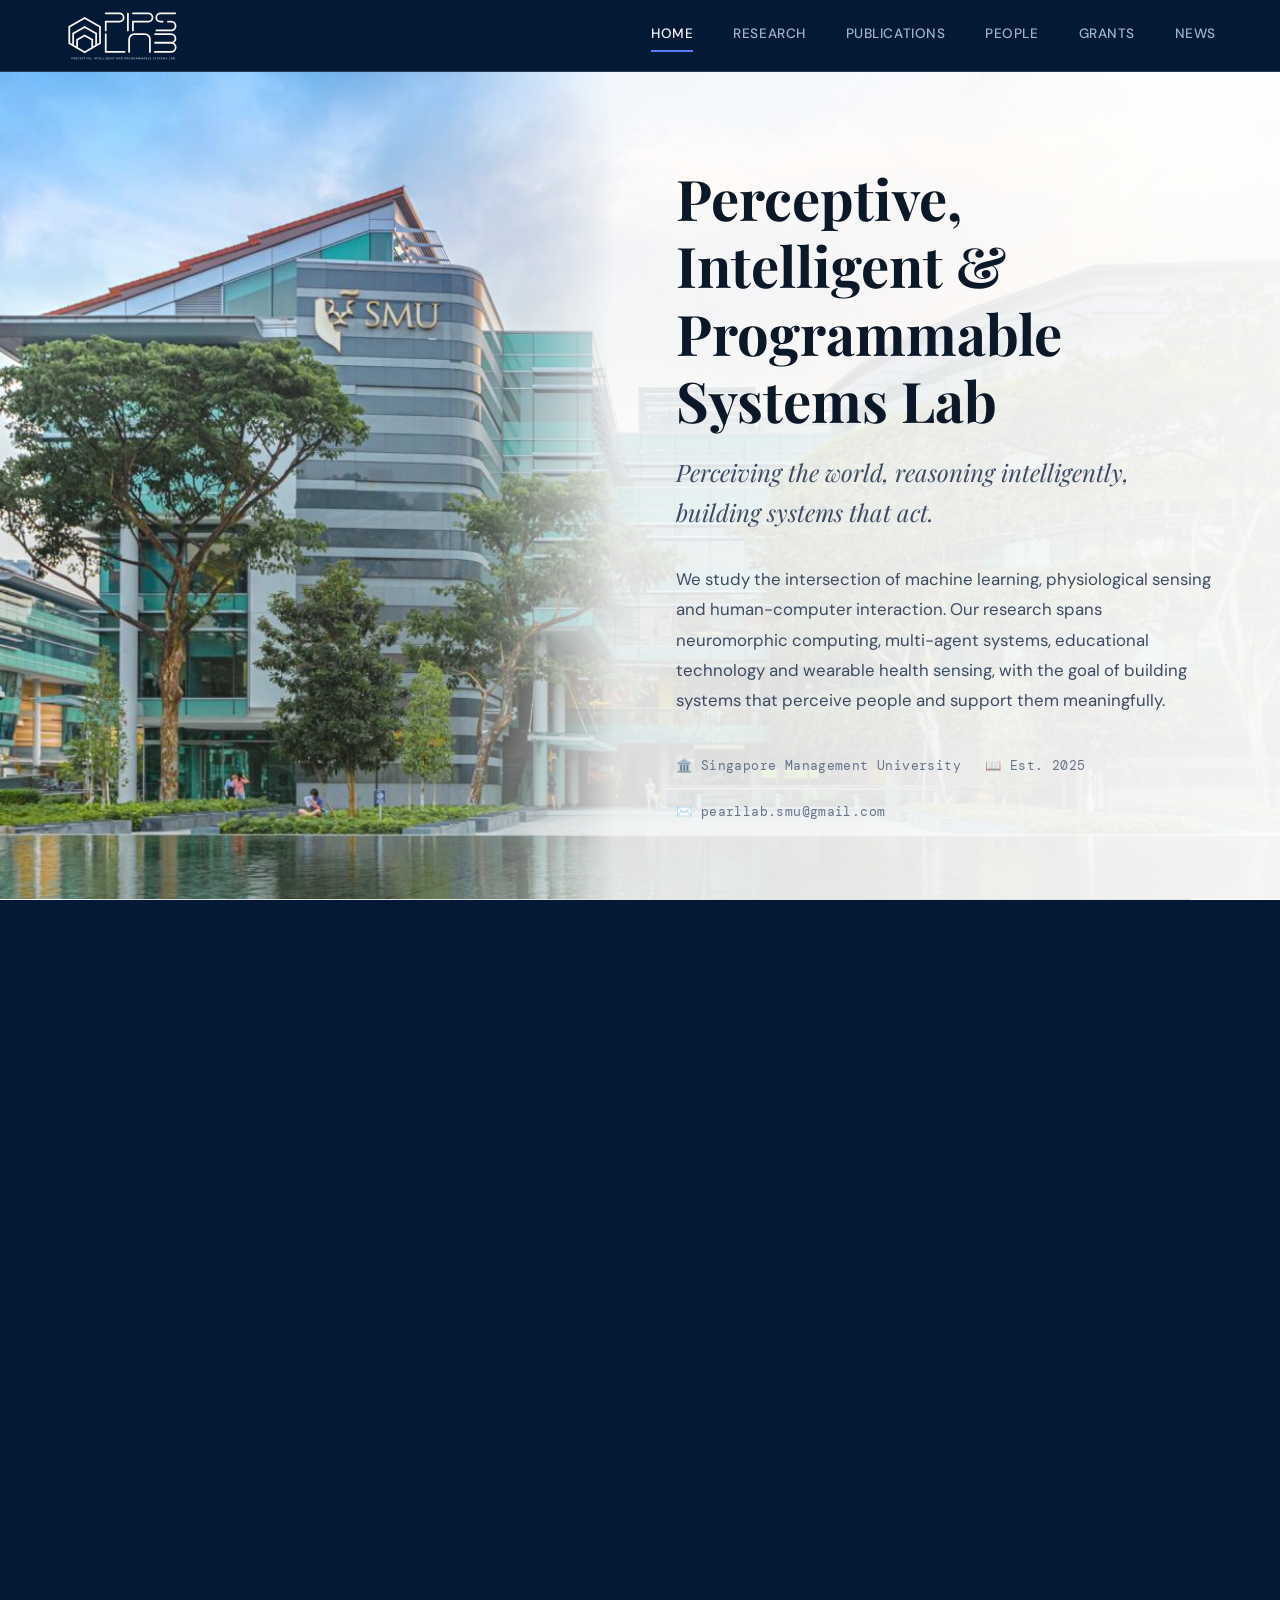
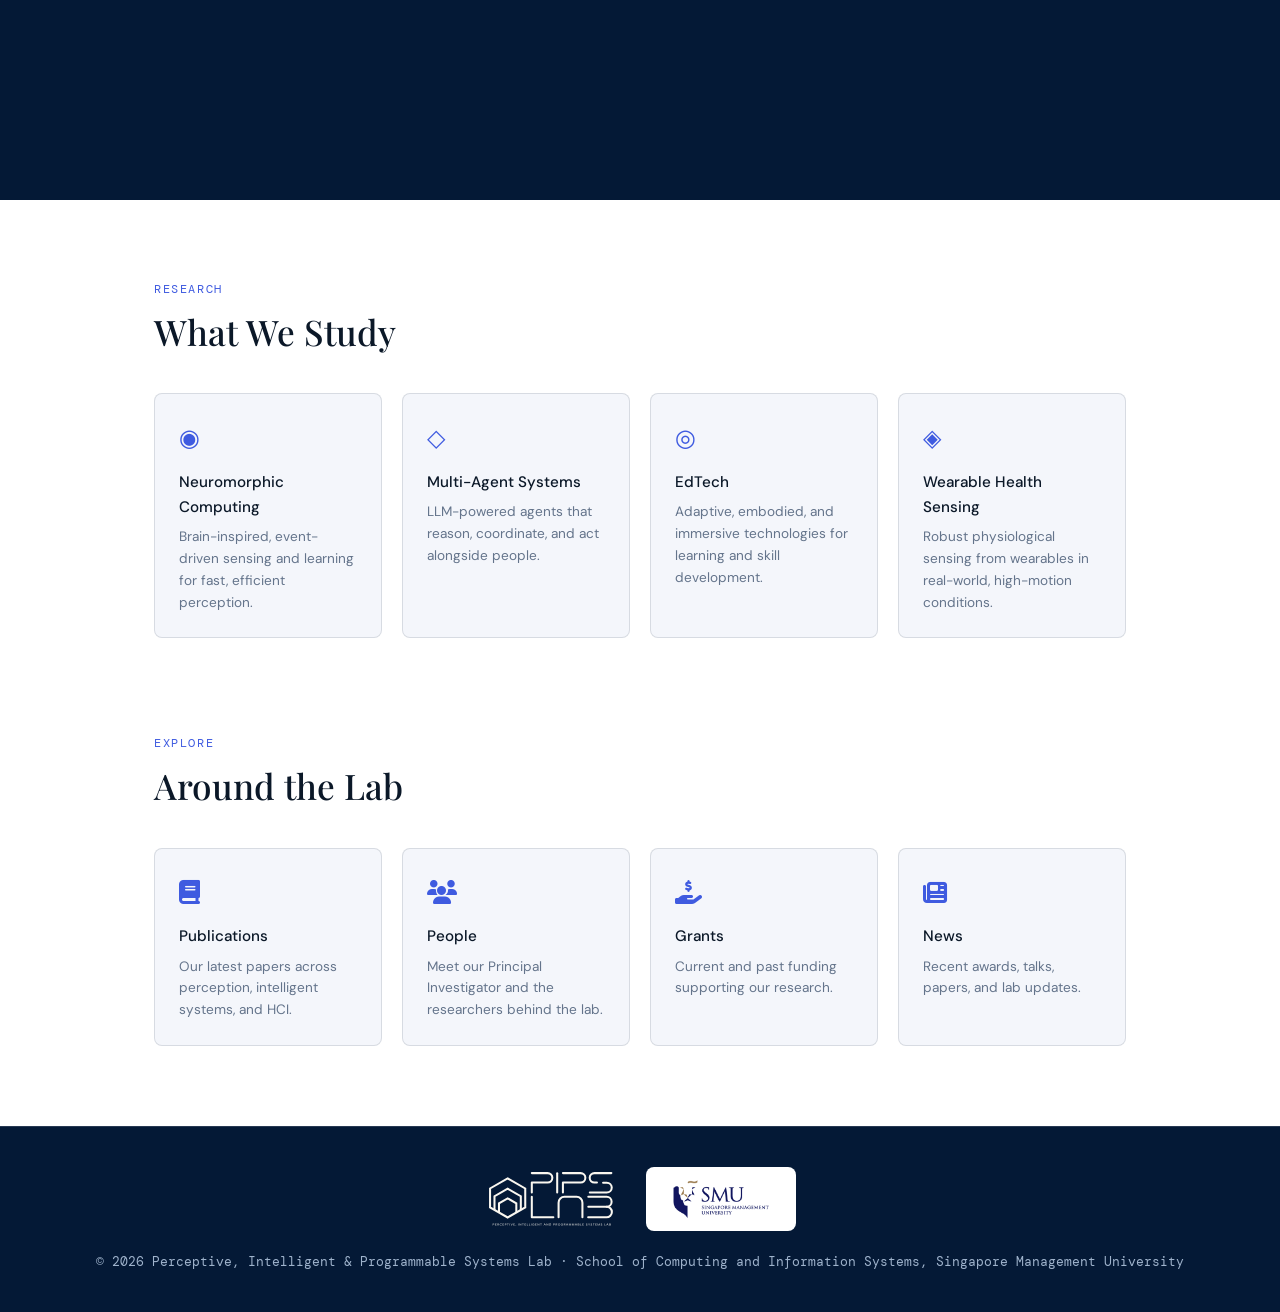
<file: index.html>
<!DOCTYPE html>
<html lang="en">

<head>
  <meta charset="UTF-8" />
  <meta name="viewport" content="width=device-width, initial-scale=1.0" />
  <title>PIPS Lab</title>
  <link rel="icon" href="/images/logos2/favicon/favicon.ico" sizes="48x48">
  <link rel="icon" type="image/svg+xml" href="/images/logos2/favicon/favicon.svg">
  <link rel="icon" type="image/png" sizes="32x32" href="/images/logos2/favicon/favicon-32x32.png">
  <link rel="icon" type="image/png" sizes="16x16" href="/images/logos2/favicon/favicon-16x16.png">
  <link rel="apple-touch-icon" sizes="180x180" href="/images/logos2/favicon/apple-touch-icon.png">
  <link rel="manifest" href="/images/logos2/favicon/site.webmanifest">
  <meta name="theme-color" content="#041936">
  <link rel="preconnect" href="https://fonts.googleapis.com" />
  <link rel="preconnect" href="https://fonts.gstatic.com" crossorigin />
  <link rel="stylesheet" href="https://cdnjs.cloudflare.com/ajax/libs/font-awesome/6.5.1/css/all.min.css" />
  <link
    href="https://fonts.googleapis.com/css2?family=Playfair+Display:ital,wght@0,500;0,700;1,500&family=DM+Sans:wght@300;400;500&family=DM+Mono:wght@400&display=swap"
    rel="stylesheet" />
  <link rel="stylesheet" href="/styles.css" />
</head>

<body>

  <nav id="main-nav">
    <a class="nav-brand" href="/index.html">
      <img src="/images/logos2/logo/pips-lab-logo-light.svg" alt="PIPS Lab" id="nav-logo" />
    </a>
    <a class="nav-link active" href="/index.html">Home</a>
    <a class="nav-link" href="/research.html">Research</a>
    <a class="nav-link" href="/publications.html">Publications</a>
    <a class="nav-link" href="/people.html">People</a>
    <a class="nav-link" href="/grants.html">Grants</a>
    <a class="nav-link" href="/news.html">News</a>
  </nav>

  <main>

  <section id="home">
    <div class="hero-bg" aria-hidden="true"></div>
    <h1 id="hero-fullname" class="fade-in"></h1>
    <p class="hero-tagline fade-in" id="hero-tagline"></p>
    <p class="hero-desc fade-in" id="hero-desc"></p>
    <div class="hero-meta fade-in" id="hero-meta"></div>
  </section>

  <!-- Scroll-driven logo scene: the mark, then the wordmark, draw in as you scroll
       (see script.js's initLogoScene). Fully drawn without JS or with reduced motion. -->
  <div class="logo-scene" id="logo-scene">
    <div class="logo-scene-inner">
      <svg class="logo-scene-svg" viewBox="268 100 1051 503" role="img" aria-labelledby="logo-scene-title">
        <title id="logo-scene-title">PIPS Lab — Perceptive, Intelligent and Programmable Systems Lab</title>
        <g class="logo-scene-mark" fill="none" stroke="#FAF7F0" stroke-width="16" stroke-linejoin="miter">
          <path class="ls-stroke" pathLength="1" d="M453.5 189.2L591.5 268.87L591.5 417.13L453.5 496.8L315.5 417.13L315.5 268.87Z"/>
          <path class="ls-stroke" pathLength="1" d="M350.25 437.19L350.25 329.81L453.5 270.2L556.75 329.81L556.75 437.19"/>
          <path class="ls-stroke" pathLength="1" d="M385.5 457.54L385.5 385.46L453.5 346.2L521.5 385.46L521.5 457.54"/>
        </g>
        <g class="logo-scene-word" fill="none" stroke="#FAF7F0" stroke-width="16" stroke-linecap="round" stroke-linejoin="round">
          <path class="ls-stroke" pathLength="1" d="M643 148H766.75A37.25 37.25 0 0 1 766.75 222.5H643V301"/>
          <path class="ls-stroke" pathLength="1" d="M842 150V301"/>
          <path class="ls-stroke" pathLength="1" d="M887 148H1025.75A37.25 37.25 0 0 1 1025.75 222.5H887V301"/>
          <path class="ls-stroke" pathLength="1" d="M1267 148H1134.25A37.25 37.25 0 0 0 1134.25 222.5H1154"/>
          <path class="ls-stroke" pathLength="1" d="M1202 223H1231A39 39 0 0 1 1231 301H1098"/>
          <path class="ls-stroke" pathLength="1" d="M643 334V495H812"/>
          <path class="ls-stroke" pathLength="1" d="M853 495V380A46 46 0 0 1 899 334H994A46 46 0 0 1 1040 380V495"/>
          <path class="ls-stroke" pathLength="1" d="M1086 334H1230A39 39 0 0 1 1230 412H1086"/>
          <path class="ls-stroke" pathLength="1" d="M1229.5 412A41.5 41.5 0 0 1 1229.5 495H1085"/>
        </g>
        <path class="logo-scene-sub" fill="#FAF7F0" d="M342.71 551.8Q343.89 551.8 344.63 551.44Q345.37 551.07 345.73 550.41Q346.08 549.74 346.08 548.85Q346.08 547.45 345.28 546.67Q344.47 545.9 342.71 545.9H338.9V551.8ZM348.46 548.85Q348.46 549.77 348.15 550.65Q347.84 551.53 347.15 552.25Q346.46 552.96 345.37 553.38Q344.27 553.8 342.71 553.8H338.9V560.5H336.54V543.9H342.71Q344.67 543.9 345.94 544.57Q347.21 545.24 347.84 546.37Q348.46 547.5 348.46 548.85Z M366.55 545.9H357.82V551.08H364.37V553.08H357.82V558.5H366.55V560.5H355.45V543.9H366.55Z M382.89 548.85Q382.89 547.49 382.09 546.7Q381.29 545.9 379.53 545.9H375.73V551.8H379.54Q380.71 551.8 381.44 551.44Q382.18 551.07 382.54 550.41Q382.89 549.74 382.89 548.85ZM379.53 543.9Q381.49 543.9 382.76 544.57Q384.03 545.24 384.66 546.36Q385.3 547.49 385.3 548.85Q385.3 549.77 384.98 550.64Q384.67 551.52 383.98 552.24Q383.29 552.95 382.2 553.38Q381.1 553.8 379.54 553.8H375.73V560.5H373.37V543.9ZM381.06 552.99 385.63 560.5H382.95L378.53 552.99Z M391.53 552.2Q391.53 550.33 392.16 548.77Q392.8 547.22 393.94 546.09Q395.08 544.97 396.59 544.35Q398.1 543.73 399.86 543.73Q402.34 543.73 404.3 544.89Q406.26 546.05 407.28 548.23L405.37 548.92Q404.81 547.82 403.93 547.13Q403.05 546.45 402 546.12Q400.96 545.78 399.9 545.78Q398.2 545.78 396.85 546.56Q395.49 547.34 394.72 548.78Q393.94 550.23 393.94 552.2Q393.94 554.15 394.72 555.59Q395.49 557.03 396.85 557.83Q398.2 558.62 399.9 558.62Q400.99 558.62 402.06 558.27Q403.13 557.92 404.05 557.13Q404.96 556.34 405.56 555.05L407.47 555.72Q406.4 558.23 404.4 559.45Q402.41 560.67 399.86 560.67Q398.1 560.67 396.59 560.05Q395.08 559.43 393.94 558.29Q392.8 557.16 392.16 555.6Q391.53 554.05 391.53 552.2Z M424.55 545.9H415.82V551.08H422.37V553.08H415.82V558.5H424.55V560.5H413.45V543.9H424.55Z M438.21 551.8Q439.39 551.8 440.13 551.44Q440.87 551.07 441.23 550.41Q441.58 549.74 441.58 548.85Q441.58 547.45 440.78 546.67Q439.97 545.9 438.21 545.9H434.4V551.8ZM443.96 548.85Q443.96 549.77 443.65 550.65Q443.34 551.53 442.65 552.25Q441.96 552.96 440.87 553.38Q439.77 553.8 438.21 553.8H434.4V560.5H432.04V543.9H438.21Q440.17 543.9 441.44 544.57Q442.71 545.24 443.34 546.37Q443.96 547.5 443.96 548.85Z M449.14 543.9H461.86V545.9H456.69V560.5H454.33V545.9H449.14Z M468.32 543.9H470.68V560.5H468.32Z M490.08 543.9H492.59L486.34 560.5H483.61L477.41 543.9H479.92L484.99 558.05Z M509.55 545.9H500.82V551.08H507.37V553.08H500.82V558.5H509.55V560.5H498.45V543.9H509.55Z M518.07 557.41H520.65L517.91 563.87H516.35Z M536.82 543.9H539.18V560.5H536.82Z M560.03 543.9V560.5H557.61L549.33 547.65V560.5H546.97V543.9H549.39L557.67 556.71V543.9Z M567.14 543.9H579.86V545.9H574.69V560.5H572.33V545.9H567.14Z M597.55 545.9H588.82V551.08H595.37V553.08H588.82V558.5H597.55V560.5H586.45V543.9H597.55Z M606.89 543.9V558.5H614.48V560.5H604.52V543.9Z M623.89 543.9V558.5H631.48V560.5H621.52V543.9Z M637.82 543.9H640.18V560.5H637.82Z M660.63 548.98Q659.73 547.29 658.34 546.53Q656.95 545.77 655.33 545.77Q653.65 545.77 652.29 546.58Q650.92 547.38 650.13 548.82Q649.33 550.26 649.33 552.2Q649.33 554.13 650.11 555.57Q650.89 557.01 652.25 557.81Q653.61 558.62 655.29 558.62Q656.5 558.62 657.57 558.19Q658.64 557.77 659.43 557.01Q660.23 556.25 660.67 555.22V553.41H655.47V551.47H663.07V555.33Q662.51 556.85 661.38 558.06Q660.25 559.27 658.7 559.97Q657.14 560.67 655.29 560.67Q653.53 560.67 652.01 560.05Q650.49 559.43 649.35 558.31Q648.21 557.18 647.57 555.63Q646.93 554.07 646.93 552.2Q646.93 550.34 647.57 548.79Q648.21 547.23 649.35 546.1Q650.49 544.97 652.01 544.35Q653.53 543.73 655.29 543.73Q656.88 543.73 658.33 544.25Q659.78 544.77 660.92 545.77Q662.06 546.76 662.7 548.21Z M680.55 545.9H671.82V551.08H678.37V553.08H671.82V558.5H680.55V560.5H669.45V543.9H680.55Z M701.53 543.9V560.5H699.11L690.83 547.65V560.5H688.47V543.9H690.89L699.17 556.71V543.9Z M708.64 543.9H721.36V545.9H716.19V560.5H713.83V545.9H708.64Z M744.44 545.9H743.61L738.39 560.5H735.98L741.94 543.9H746.06L752.02 560.5H749.61ZM739.04 554.28H748.72V556.29H739.04Z M772.03 543.9V560.5H769.61L761.33 547.65V560.5H758.97V543.9H761.39L769.67 556.71V543.9Z M785.47 543.9Q788.16 543.9 790.12 544.91Q792.08 545.93 793.15 547.81Q794.23 549.69 794.23 552.26Q794.23 554.82 793.15 556.67Q792.08 558.51 790.12 559.5Q788.16 560.5 785.47 560.5H779.77V543.9ZM785.47 558.5Q788.59 558.5 790.21 556.86Q791.83 555.21 791.83 552.26Q791.83 549.29 790.21 547.59Q788.59 545.9 785.47 545.9H782.13V558.5Z M817.71 551.8Q818.89 551.8 819.63 551.44Q820.37 551.07 820.73 550.41Q821.08 549.74 821.08 548.85Q821.08 547.45 820.28 546.67Q819.47 545.9 817.71 545.9H813.9V551.8ZM823.46 548.85Q823.46 549.77 823.15 550.65Q822.84 551.53 822.15 552.25Q821.46 552.96 820.37 553.38Q819.27 553.8 817.71 553.8H813.9V560.5H811.54V543.9H817.71Q819.67 543.9 820.94 544.57Q822.21 545.24 822.84 546.37Q823.46 547.5 823.46 548.85Z M839.89 548.85Q839.89 547.49 839.09 546.7Q838.29 545.9 836.53 545.9H832.73V551.8H836.54Q837.71 551.8 838.44 551.44Q839.18 551.07 839.54 550.41Q839.89 549.74 839.89 548.85ZM836.53 543.9Q838.49 543.9 839.76 544.57Q841.03 545.24 841.66 546.36Q842.3 547.49 842.3 548.85Q842.3 549.77 841.98 550.64Q841.67 551.52 840.98 552.24Q840.29 552.95 839.2 553.38Q838.1 553.8 836.54 553.8H832.73V560.5H830.37V543.9ZM838.06 552.99 842.63 560.5H839.95L835.53 552.99Z M857.01 560.67Q855.26 560.67 853.73 560.05Q852.21 559.43 851.07 558.31Q849.94 557.18 849.29 555.63Q848.65 554.07 848.65 552.2Q848.65 550.33 849.29 548.78Q849.94 547.23 851.07 546.1Q852.21 544.97 853.73 544.35Q855.26 543.73 857.01 543.73Q858.76 543.73 860.28 544.35Q861.79 544.97 862.93 546.1Q864.06 547.23 864.71 548.78Q865.35 550.33 865.35 552.2Q865.35 554.07 864.71 555.63Q864.07 557.18 862.93 558.31Q861.79 559.43 860.28 560.05Q858.76 560.67 857.01 560.67ZM857.02 558.64Q858.71 558.64 860.05 557.85Q861.39 557.06 862.16 555.61Q862.94 554.17 862.94 552.2Q862.94 550.21 862.16 548.77Q861.39 547.33 860.05 546.55Q858.71 545.76 857.02 545.76Q855.3 545.76 853.96 546.55Q852.61 547.33 851.84 548.77Q851.06 550.21 851.06 552.2Q851.06 554.16 851.84 555.61Q852.62 557.06 853.96 557.85Q855.3 558.64 857.02 558.64Z M884.63 548.98Q883.73 547.29 882.34 546.53Q880.95 545.77 879.33 545.77Q877.65 545.77 876.29 546.58Q874.92 547.38 874.13 548.82Q873.33 550.26 873.33 552.2Q873.33 554.13 874.11 555.57Q874.89 557.01 876.25 557.81Q877.61 558.62 879.29 558.62Q880.5 558.62 881.57 558.19Q882.64 557.77 883.43 557.01Q884.23 556.25 884.67 555.22V553.41H879.47V551.47H887.07V555.33Q886.51 556.85 885.38 558.06Q884.25 559.27 882.7 559.97Q881.14 560.67 879.29 560.67Q877.53 560.67 876.01 560.05Q874.49 559.43 873.35 558.31Q872.21 557.18 871.57 555.63Q870.93 554.07 870.93 552.2Q870.93 550.34 871.57 548.79Q872.21 547.23 873.35 546.1Q874.49 544.97 876.01 544.35Q877.53 543.73 879.29 543.73Q880.88 543.73 882.33 544.25Q883.78 544.77 884.92 545.77Q886.06 546.76 886.7 548.21Z M903.89 548.85Q903.89 547.49 903.09 546.7Q902.29 545.9 900.53 545.9H896.73V551.8H900.54Q901.71 551.8 902.44 551.44Q903.18 551.07 903.54 550.41Q903.89 549.74 903.89 548.85ZM900.53 543.9Q902.49 543.9 903.76 544.57Q905.03 545.24 905.66 546.36Q906.3 547.49 906.3 548.85Q906.3 549.77 905.98 550.64Q905.67 551.52 904.98 552.24Q904.29 552.95 903.2 553.38Q902.1 553.8 900.54 553.8H896.73V560.5H894.37V543.9ZM902.06 552.99 906.63 560.5H903.95L899.53 552.99Z M920.44 545.9H919.61L914.39 560.5H911.98L917.94 543.9H922.06L928.02 560.5H925.61ZM915.04 554.28H924.72V556.29H915.04Z M936.37 560.5H934.01V543.9H936.62L942.51 557.34L948.39 543.9H950.99V560.5H948.63V548.51L943.38 560.5H941.63L936.37 548.51Z M960.37 560.5H958.01V543.9H960.62L966.51 557.34L972.39 543.9H974.99V560.5H972.63V548.51L967.38 560.5H965.63L960.37 548.51Z M989.44 545.9H988.61L983.39 560.5H980.98L986.94 543.9H991.06L997.02 560.5H994.61ZM984.04 554.28H993.72V556.29H984.04Z M1013.07 548.5Q1013.07 547.29 1012.27 546.6Q1011.47 545.9 1009.99 545.9H1005.52V551.08H1010.02Q1011.46 551.08 1012.27 550.39Q1013.07 549.71 1013.07 548.5ZM1003.16 560.5V543.9H1010.19Q1011.95 543.9 1013.11 544.49Q1014.27 545.09 1014.85 546.06Q1015.44 547.03 1015.44 548.21Q1015.44 549.32 1015.03 550.08Q1014.62 550.85 1013.93 551.3Q1013.25 551.75 1012.4 551.93V552.11Q1013.41 552.25 1014.19 552.72Q1014.97 553.18 1015.4 554.01Q1015.84 554.84 1015.84 556.06Q1015.84 557.3 1015.2 558.32Q1014.56 559.33 1013.36 559.91Q1012.16 560.5 1010.45 560.5ZM1005.52 558.5H1010.25Q1011.77 558.5 1012.63 557.81Q1013.49 557.12 1013.49 555.81Q1013.49 554.47 1012.57 553.78Q1011.66 553.08 1010.17 553.08H1005.52Z M1024.89 543.9V558.5H1032.48V560.5H1022.52V543.9Z M1050.55 545.9H1041.82V551.08H1048.37V553.08H1041.82V558.5H1050.55V560.5H1039.45V543.9H1050.55Z M1069.94 556.11Q1070.09 556.77 1070.52 557.34Q1070.96 557.92 1071.71 558.28Q1072.47 558.64 1073.58 558.64Q1075.25 558.64 1076.04 557.86Q1076.84 557.09 1076.84 556.04Q1076.84 555.18 1076.36 554.63Q1075.88 554.07 1075.03 553.68Q1074.19 553.3 1073.11 552.98Q1072.14 552.7 1071.23 552.38Q1070.31 552.06 1069.58 551.58Q1068.85 551.09 1068.42 550.32Q1067.99 549.55 1067.99 548.39Q1067.99 546.94 1068.68 545.89Q1069.37 544.84 1070.62 544.29Q1071.86 543.73 1073.5 543.73Q1074.88 543.73 1075.97 544.12Q1077.05 544.51 1077.8 545.24Q1078.55 545.97 1078.91 546.99L1076.76 547.77Q1076.61 547.24 1076.15 546.78Q1075.7 546.33 1075.01 546.04Q1074.32 545.76 1073.47 545.74Q1072.6 545.73 1071.9 546.02Q1071.2 546.31 1070.79 546.86Q1070.38 547.41 1070.38 548.16Q1070.38 548.99 1070.85 549.47Q1071.32 549.95 1072.11 550.25Q1072.9 550.56 1073.85 550.85Q1074.84 551.15 1075.79 551.51Q1076.75 551.87 1077.52 552.41Q1078.29 552.96 1078.76 553.78Q1079.23 554.6 1079.23 555.82Q1079.23 557.15 1078.61 558.25Q1078 559.35 1076.76 560.01Q1075.52 560.67 1073.65 560.67Q1072.1 560.67 1070.87 560.19Q1069.64 559.72 1068.84 558.88Q1068.04 558.03 1067.77 556.91Z M1096.68 543.9H1099.31L1093.17 554.33V560.5H1090.81V554.35L1084.69 543.9H1087.3L1091.99 552.17Z M1106.94 556.11Q1107.09 556.77 1107.52 557.34Q1107.96 557.92 1108.71 558.28Q1109.47 558.64 1110.58 558.64Q1112.25 558.64 1113.04 557.86Q1113.84 557.09 1113.84 556.04Q1113.84 555.18 1113.36 554.63Q1112.88 554.07 1112.03 553.68Q1111.19 553.3 1110.11 552.98Q1109.14 552.7 1108.23 552.38Q1107.31 552.06 1106.58 551.58Q1105.85 551.09 1105.42 550.32Q1104.99 549.55 1104.99 548.39Q1104.99 546.94 1105.68 545.89Q1106.37 544.84 1107.62 544.29Q1108.86 543.73 1110.5 543.73Q1111.88 543.73 1112.97 544.12Q1114.05 544.51 1114.8 545.24Q1115.55 545.97 1115.91 546.99L1113.76 547.77Q1113.61 547.24 1113.15 546.78Q1112.7 546.33 1112.01 546.04Q1111.32 545.76 1110.47 545.74Q1109.6 545.73 1108.9 546.02Q1108.2 546.31 1107.79 546.86Q1107.38 547.41 1107.38 548.16Q1107.38 548.99 1107.85 549.47Q1108.32 549.95 1109.11 550.25Q1109.9 550.56 1110.85 550.85Q1111.84 551.15 1112.79 551.51Q1113.75 551.87 1114.52 552.41Q1115.29 552.96 1115.76 553.78Q1116.23 554.6 1116.23 555.82Q1116.23 557.15 1115.61 558.25Q1115 559.35 1113.76 560.01Q1112.52 560.67 1110.65 560.67Q1109.1 560.67 1107.87 560.19Q1106.64 559.72 1105.84 558.88Q1105.04 558.03 1104.77 556.91Z M1122.14 543.9H1134.86V545.9H1129.69V560.5H1127.33V545.9H1122.14Z M1152.55 545.9H1143.82V551.08H1150.37V553.08H1143.82V558.5H1152.55V560.5H1141.45V543.9H1152.55Z M1161.37 560.5H1159.01V543.9H1161.62L1167.51 557.34L1173.39 543.9H1175.99V560.5H1173.63V548.51L1168.38 560.5H1166.63L1161.37 548.51Z M1185.94 556.11Q1186.09 556.77 1186.52 557.34Q1186.96 557.92 1187.71 558.28Q1188.47 558.64 1189.58 558.64Q1191.25 558.64 1192.04 557.86Q1192.84 557.09 1192.84 556.04Q1192.84 555.18 1192.36 554.63Q1191.88 554.07 1191.03 553.68Q1190.19 553.3 1189.11 552.98Q1188.14 552.7 1187.23 552.38Q1186.31 552.06 1185.58 551.58Q1184.85 551.09 1184.42 550.32Q1183.99 549.55 1183.99 548.39Q1183.99 546.94 1184.68 545.89Q1185.37 544.84 1186.62 544.29Q1187.86 543.73 1189.5 543.73Q1190.88 543.73 1191.97 544.12Q1193.05 544.51 1193.8 545.24Q1194.55 545.97 1194.91 546.99L1192.76 547.77Q1192.61 547.24 1192.15 546.78Q1191.7 546.33 1191.01 546.04Q1190.32 545.76 1189.47 545.74Q1188.6 545.73 1187.9 546.02Q1187.2 546.31 1186.79 546.86Q1186.38 547.41 1186.38 548.16Q1186.38 548.99 1186.85 549.47Q1187.32 549.95 1188.11 550.25Q1188.9 550.56 1189.85 550.85Q1190.84 551.15 1191.79 551.51Q1192.75 551.87 1193.52 552.41Q1194.29 552.96 1194.76 553.78Q1195.23 554.6 1195.23 555.82Q1195.23 557.15 1194.61 558.25Q1194 559.35 1192.76 560.01Q1191.52 560.67 1189.65 560.67Q1188.1 560.67 1186.87 560.19Q1185.64 559.72 1184.84 558.88Q1184.04 558.03 1183.77 556.91Z M1214.89 543.9V558.5H1222.48V560.5H1212.52V543.9Z M1236.44 545.9H1235.61L1230.39 560.5H1227.98L1233.94 543.9H1238.06L1244.02 560.5H1241.61ZM1231.04 554.28H1240.72V556.29H1231.04Z M1260.07 548.5Q1260.07 547.29 1259.27 546.6Q1258.47 545.9 1256.99 545.9H1252.52V551.08H1257.02Q1258.46 551.08 1259.27 550.39Q1260.07 549.71 1260.07 548.5ZM1250.16 560.5V543.9H1257.19Q1258.95 543.9 1260.11 544.49Q1261.27 545.09 1261.85 546.06Q1262.44 547.03 1262.44 548.21Q1262.44 549.32 1262.03 550.08Q1261.62 550.85 1260.93 551.3Q1260.25 551.75 1259.4 551.93V552.11Q1260.41 552.25 1261.19 552.72Q1261.97 553.18 1262.4 554.01Q1262.84 554.84 1262.84 556.06Q1262.84 557.3 1262.2 558.32Q1261.56 559.33 1260.36 559.91Q1259.16 560.5 1257.45 560.5ZM1252.52 558.5H1257.25Q1258.77 558.5 1259.63 557.81Q1260.49 557.12 1260.49 555.81Q1260.49 554.47 1259.57 553.78Q1258.66 553.08 1257.17 553.08H1252.52Z"/>
      </svg>
    </div>
  </div>

  <section id="research">
    <p class="section-label">Research</p>
    <h2>What We Study</h2>
    <div class="themes-grid" id="themes-grid"></div>
  </section>

  <section id="explore">
    <p class="section-label">Explore</p>
    <h2>Around the Lab</h2>
    <div class="portal-grid">
      <a class="theme-card fade-in" href="/publications.html">
        <div class="theme-icon"><i class="fa-solid fa-book"></i></div>
        <div class="theme-title">Publications</div>
        <div class="theme-text">Our latest papers across perception, intelligent systems, and HCI.</div>
      </a>
      <a class="theme-card fade-in" href="/people.html">
        <div class="theme-icon"><i class="fa-solid fa-users"></i></div>
        <div class="theme-title">People</div>
        <div class="theme-text">Meet our Principal Investigator and the researchers behind the lab.</div>
      </a>
      <a class="theme-card fade-in" href="/grants.html">
        <div class="theme-icon"><i class="fa-solid fa-hand-holding-dollar"></i></div>
        <div class="theme-title">Grants</div>
        <div class="theme-text">Current and past funding supporting our research.</div>
      </a>
      <a class="theme-card fade-in" href="/news.html">
        <div class="theme-icon"><i class="fa-solid fa-newspaper"></i></div>
        <div class="theme-title">News</div>
        <div class="theme-text">Recent awards, talks, papers, and lab updates.</div>
      </a>
    </div>
  </section>

  </main>

  <footer id="footer"></footer>

  <script src="/script.js" defer></script>
</body>

</html>
</file>
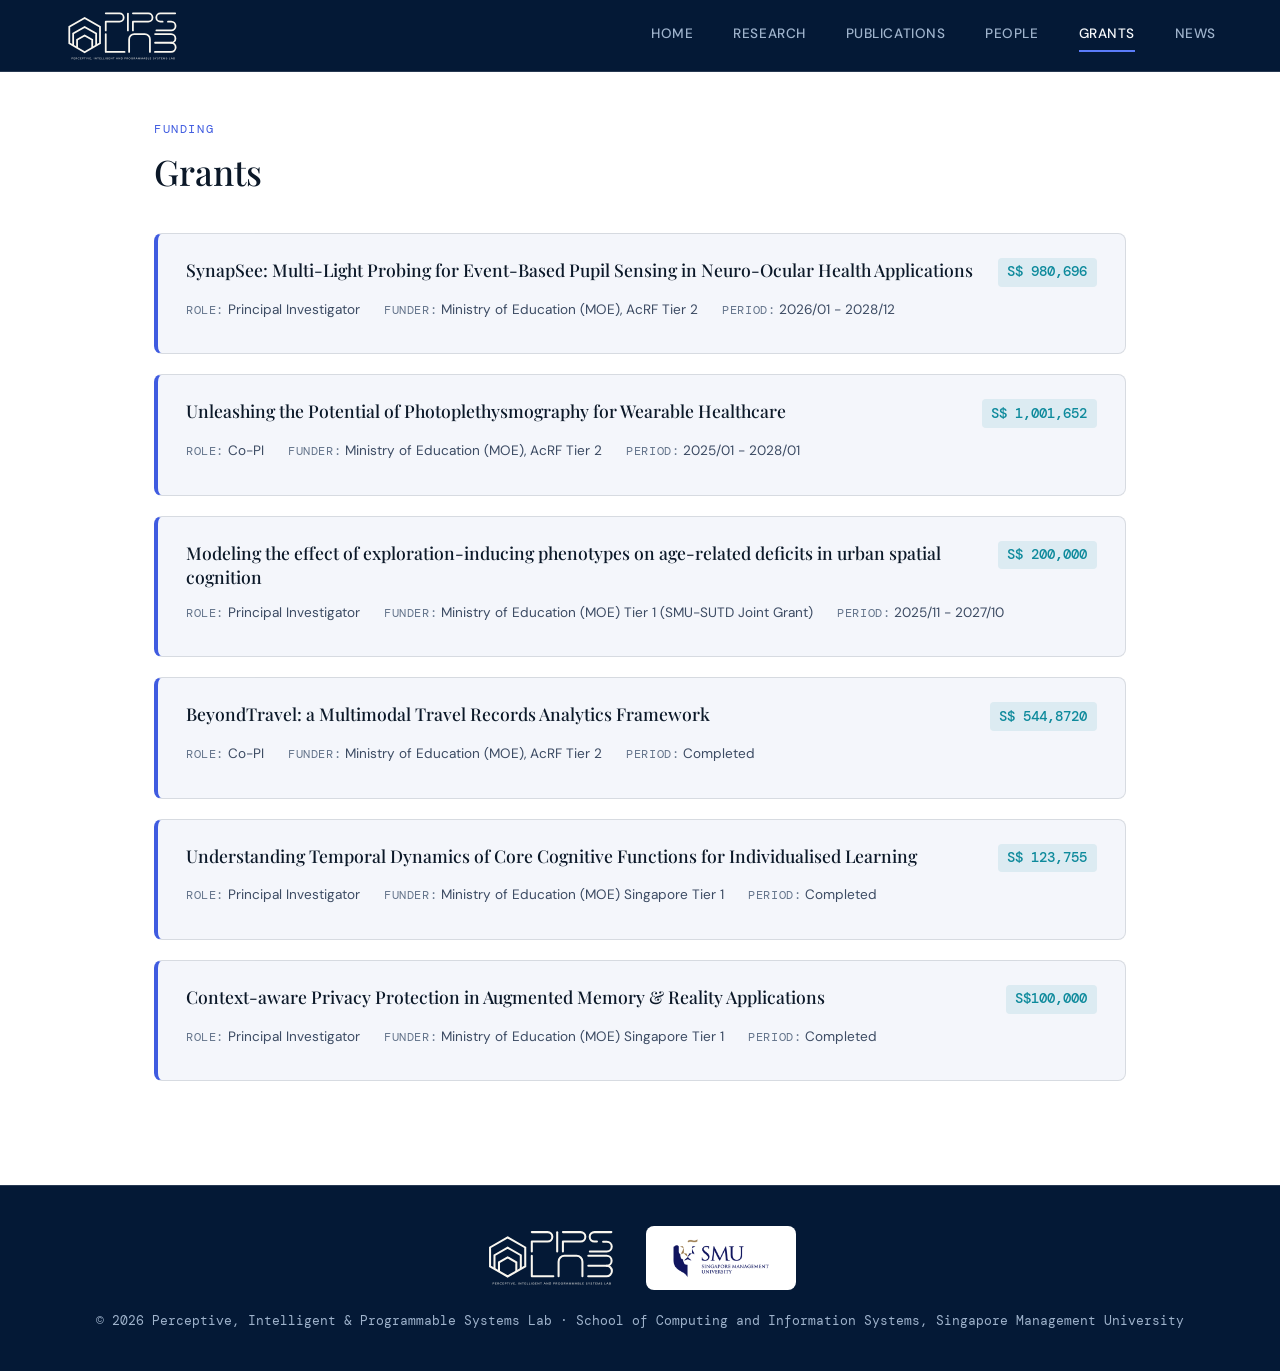
<file: grants.html>
<!DOCTYPE html>
<html lang="en">

<head>
  <meta charset="UTF-8" />
  <meta name="viewport" content="width=device-width, initial-scale=1.0" />
  <title>Grants — PIPS Lab</title>
  <link rel="icon" href="/images/logos2/favicon/favicon.ico" sizes="48x48">
  <link rel="icon" type="image/svg+xml" href="/images/logos2/favicon/favicon.svg">
  <link rel="icon" type="image/png" sizes="32x32" href="/images/logos2/favicon/favicon-32x32.png">
  <link rel="icon" type="image/png" sizes="16x16" href="/images/logos2/favicon/favicon-16x16.png">
  <link rel="apple-touch-icon" sizes="180x180" href="/images/logos2/favicon/apple-touch-icon.png">
  <link rel="manifest" href="/images/logos2/favicon/site.webmanifest">
  <meta name="theme-color" content="#041936">
  <link rel="preconnect" href="https://fonts.googleapis.com" />
  <link rel="preconnect" href="https://fonts.gstatic.com" crossorigin />
  <link rel="stylesheet" href="https://cdnjs.cloudflare.com/ajax/libs/font-awesome/6.5.1/css/all.min.css" />
  <link
    href="https://fonts.googleapis.com/css2?family=Playfair+Display:ital,wght@0,500;0,700;1,500&family=DM+Sans:wght@300;400;500&family=DM+Mono:wght@400&display=swap"
    rel="stylesheet" />
  <link rel="stylesheet" href="/styles.css" />
</head>

<body>

  <nav id="main-nav">
    <a class="nav-brand" href="/index.html">
      <img src="/images/logos2/logo/pips-lab-logo-light.svg" alt="PIPS Lab" id="nav-logo" />
    </a>
    <a class="nav-link" href="/index.html">Home</a>
    <a class="nav-link" href="/research.html">Research</a>
    <a class="nav-link" href="/publications.html">Publications</a>
    <a class="nav-link" href="/people.html">People</a>
    <a class="nav-link active" href="/grants.html">Grants</a>
    <a class="nav-link" href="/news.html">News</a>
  </nav>

  <main>

  <section id="grants">
    <p class="section-label">Funding</p>
    <h2>Grants</h2>
    <div class="grants-list" id="grants-list"></div>
    <div class="grants-more" id="grants-more"></div>
  </section>

  </main>

  <footer id="footer"></footer>

  <script src="/script.js" defer></script>
</body>

</html>
</file>
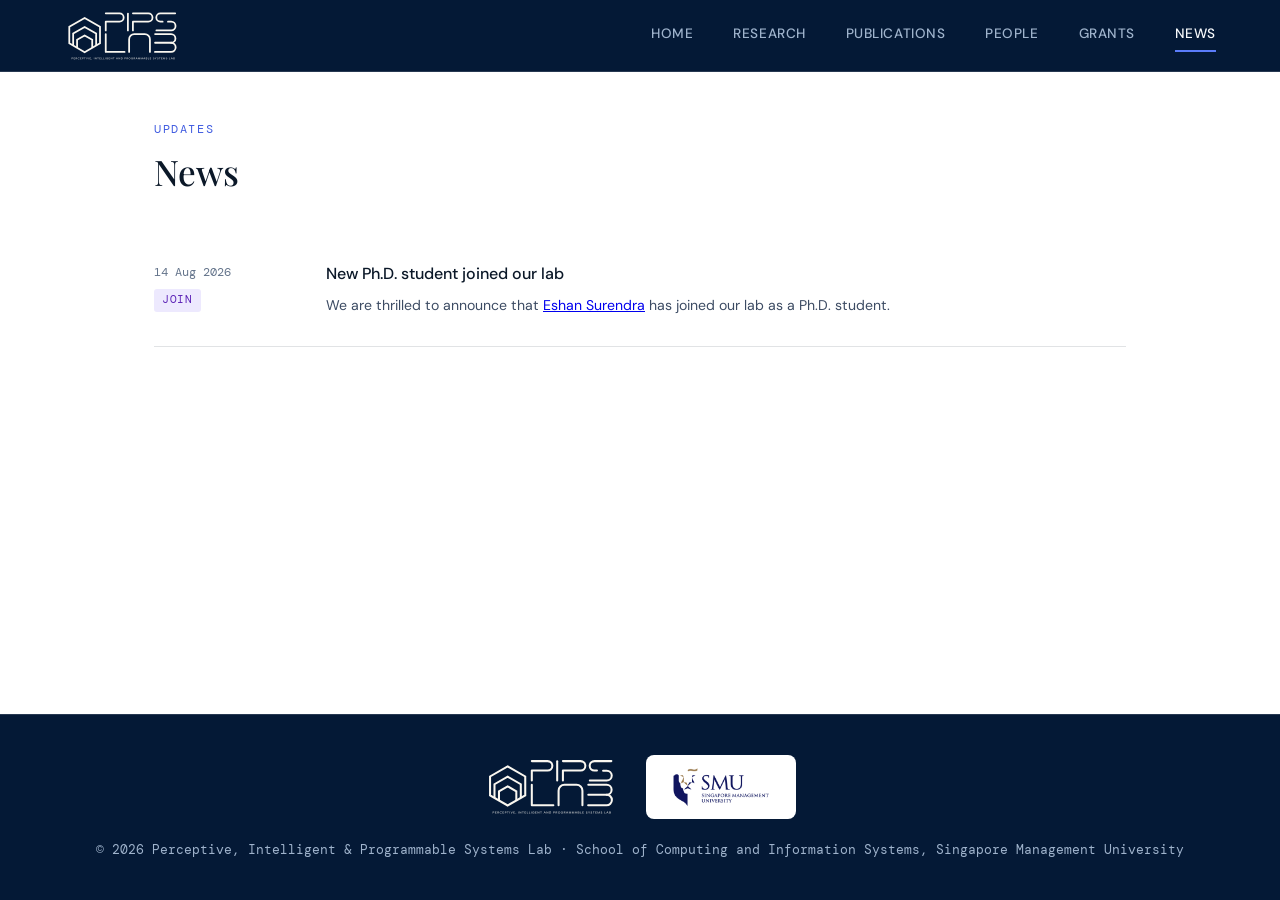
<file: news.html>
<!DOCTYPE html>
<html lang="en">

<head>
  <meta charset="UTF-8" />
  <meta name="viewport" content="width=device-width, initial-scale=1.0" />
  <title>News — PIPS Lab</title>
  <link rel="icon" href="/images/logos2/favicon/favicon.ico" sizes="48x48">
  <link rel="icon" type="image/svg+xml" href="/images/logos2/favicon/favicon.svg">
  <link rel="icon" type="image/png" sizes="32x32" href="/images/logos2/favicon/favicon-32x32.png">
  <link rel="icon" type="image/png" sizes="16x16" href="/images/logos2/favicon/favicon-16x16.png">
  <link rel="apple-touch-icon" sizes="180x180" href="/images/logos2/favicon/apple-touch-icon.png">
  <link rel="manifest" href="/images/logos2/favicon/site.webmanifest">
  <meta name="theme-color" content="#041936">
  <link rel="preconnect" href="https://fonts.googleapis.com" />
  <link rel="preconnect" href="https://fonts.gstatic.com" crossorigin />
  <link rel="stylesheet" href="https://cdnjs.cloudflare.com/ajax/libs/font-awesome/6.5.1/css/all.min.css" />
  <link
    href="https://fonts.googleapis.com/css2?family=Playfair+Display:ital,wght@0,500;0,700;1,500&family=DM+Sans:wght@300;400;500&family=DM+Mono:wght@400&display=swap"
    rel="stylesheet" />
  <link rel="stylesheet" href="/styles.css" />
</head>

<body>

  <nav id="main-nav">
    <a class="nav-brand" href="/index.html">
      <img src="/images/logos2/logo/pips-lab-logo-light.svg" alt="PIPS Lab" id="nav-logo" />
    </a>
    <a class="nav-link" href="/index.html">Home</a>
    <a class="nav-link" href="/research.html">Research</a>
    <a class="nav-link" href="/publications.html">Publications</a>
    <a class="nav-link" href="/people.html">People</a>
    <a class="nav-link" href="/grants.html">Grants</a>
    <a class="nav-link active" href="/news.html">News</a>
  </nav>

  <main>

  <section id="news">
    <p class="section-label">Updates</p>
    <h2>News</h2>
    <div class="news-list" id="news-list"></div>
  </section>

  </main>

  <footer id="footer"></footer>

  <script src="/script.js" defer></script>
</body>

</html>
</file>
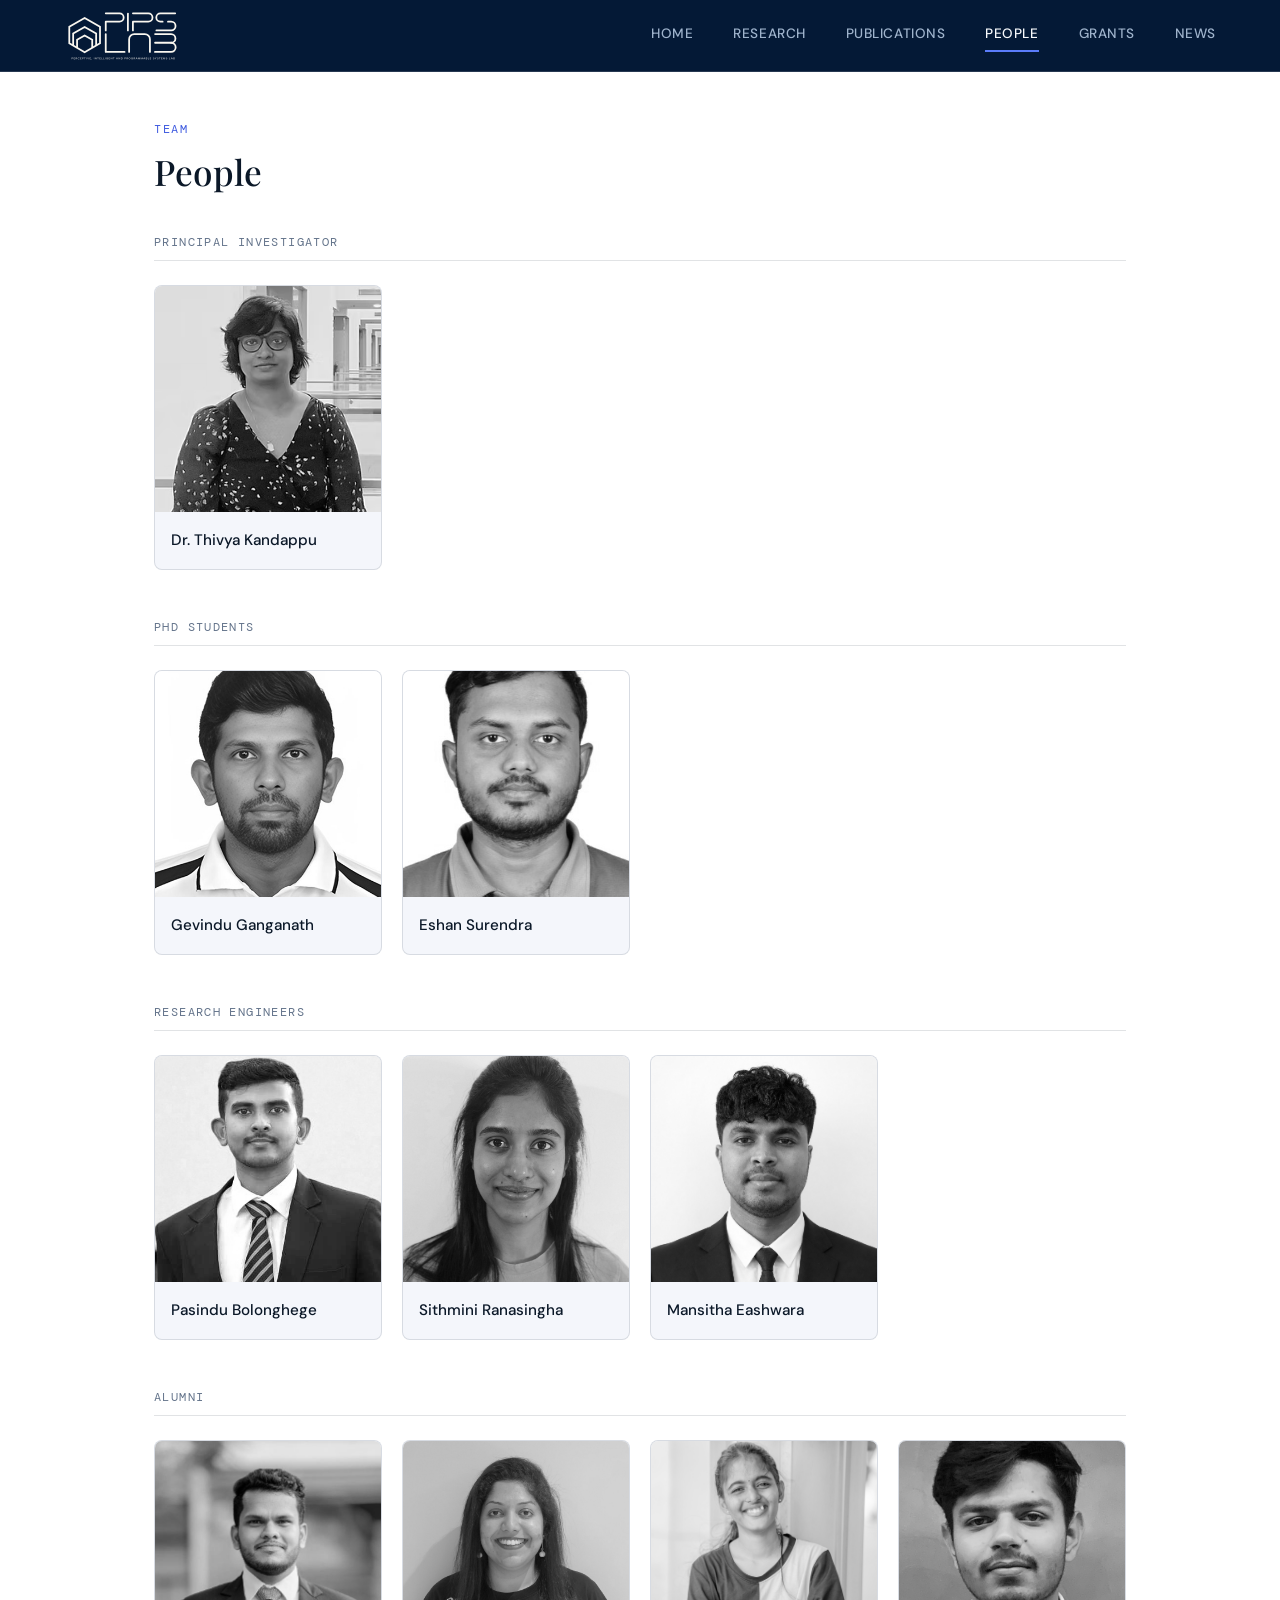
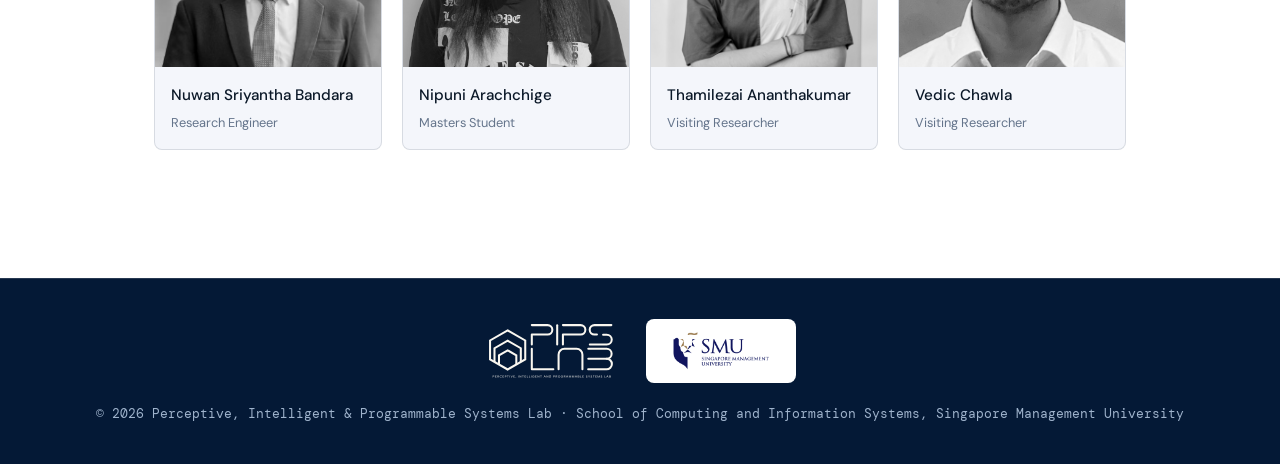
<file: people.html>
<!DOCTYPE html>
<html lang="en">

<head>
  <meta charset="UTF-8" />
  <meta name="viewport" content="width=device-width, initial-scale=1.0" />
  <title>People — PIPS Lab</title>
  <link rel="icon" href="/images/logos2/favicon/favicon.ico" sizes="48x48">
  <link rel="icon" type="image/svg+xml" href="/images/logos2/favicon/favicon.svg">
  <link rel="icon" type="image/png" sizes="32x32" href="/images/logos2/favicon/favicon-32x32.png">
  <link rel="icon" type="image/png" sizes="16x16" href="/images/logos2/favicon/favicon-16x16.png">
  <link rel="apple-touch-icon" sizes="180x180" href="/images/logos2/favicon/apple-touch-icon.png">
  <link rel="manifest" href="/images/logos2/favicon/site.webmanifest">
  <meta name="theme-color" content="#041936">
  <link rel="preconnect" href="https://fonts.googleapis.com" />
  <link rel="preconnect" href="https://fonts.gstatic.com" crossorigin />
  <link rel="stylesheet" href="https://cdnjs.cloudflare.com/ajax/libs/font-awesome/6.5.1/css/all.min.css" />
  <link
    href="https://fonts.googleapis.com/css2?family=Playfair+Display:ital,wght@0,500;0,700;1,500&family=DM+Sans:wght@300;400;500&family=DM+Mono:wght@400&display=swap"
    rel="stylesheet" />
  <link rel="stylesheet" href="/styles.css" />
</head>

<body>

  <nav id="main-nav">
    <a class="nav-brand" href="/index.html">
      <img src="/images/logos2/logo/pips-lab-logo-light.svg" alt="PIPS Lab" id="nav-logo" />
    </a>
    <a class="nav-link" href="/index.html">Home</a>
    <a class="nav-link" href="/research.html">Research</a>
    <a class="nav-link" href="/publications.html">Publications</a>
    <a class="nav-link active" href="/people.html">People</a>
    <a class="nav-link" href="/grants.html">Grants</a>
    <a class="nav-link" href="/news.html">News</a>
  </nav>

  <main>

  <section id="people">
    <p class="section-label">Team</p>
    <h2>People</h2>
    <div id="people-container"></div>
  </section>

  </main>

  <footer id="footer"></footer>

  <script src="/script.js" defer></script>
</body>

</html>
</file>
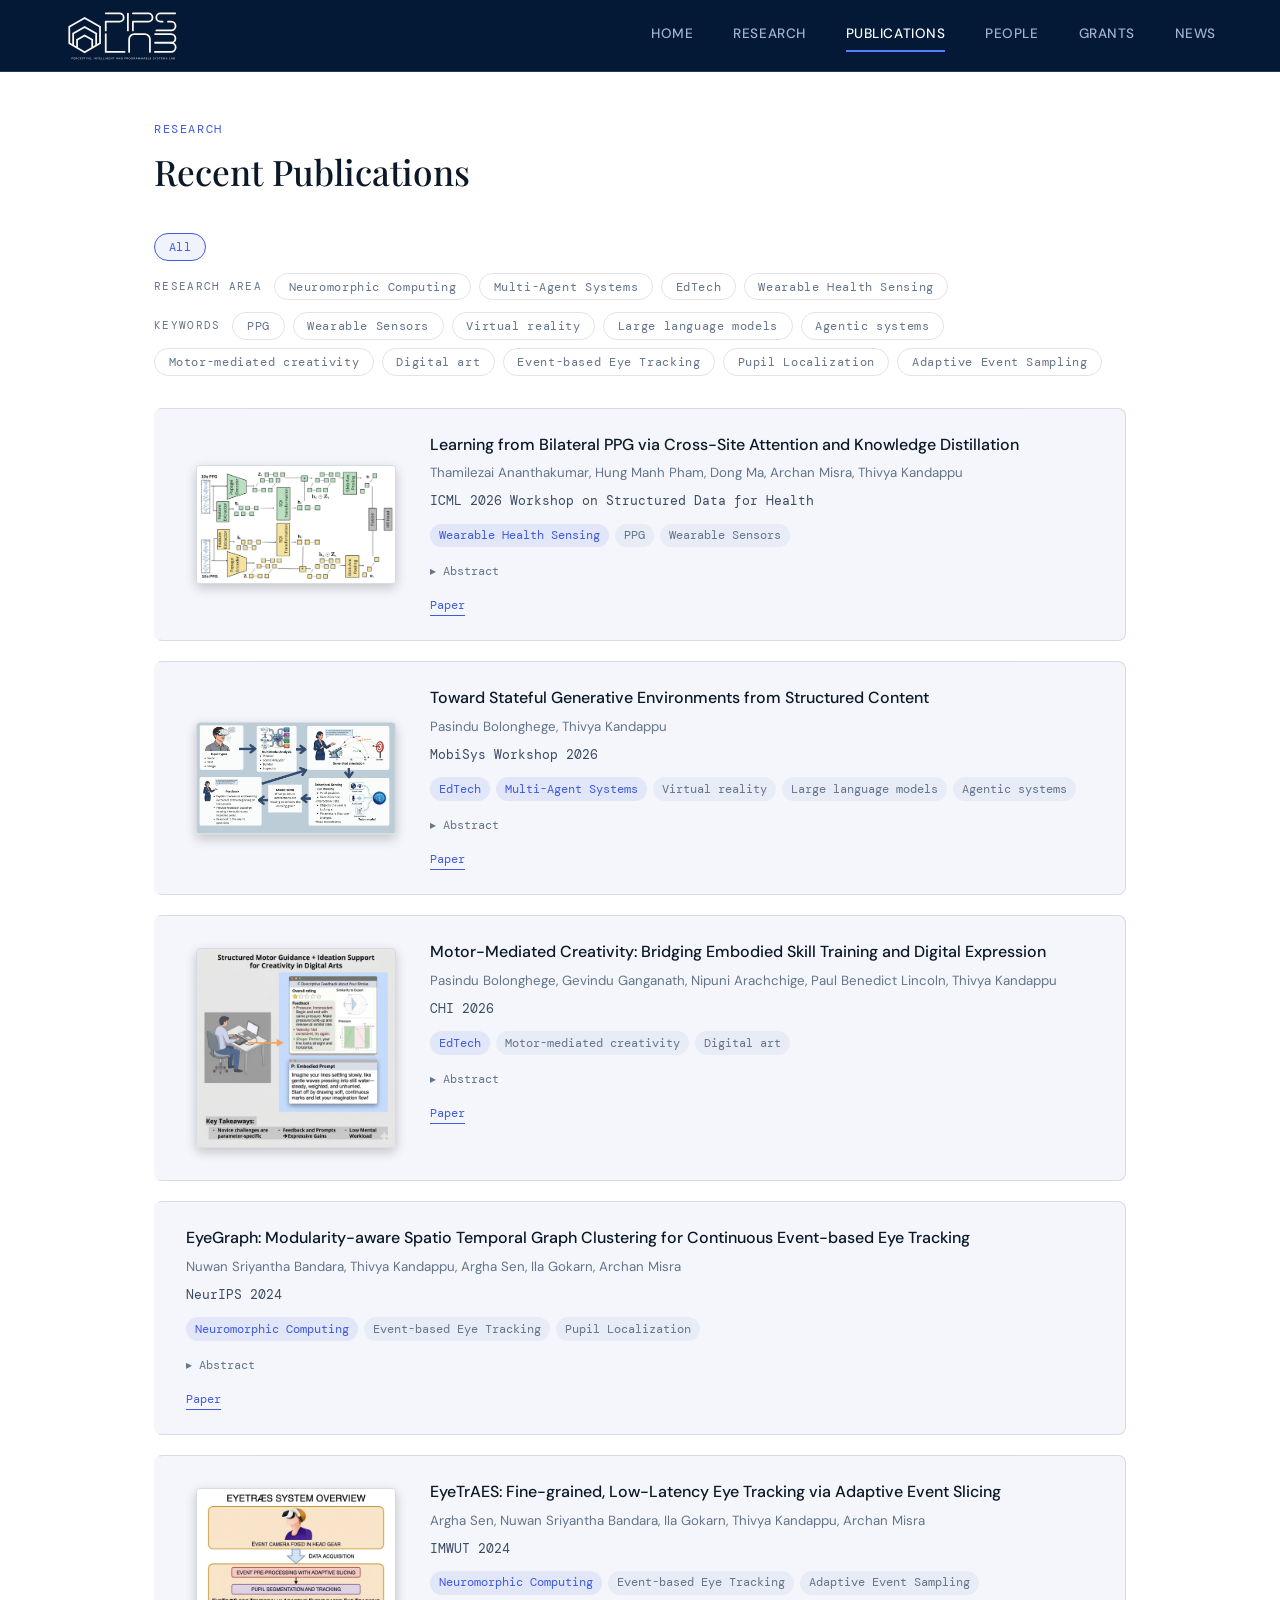
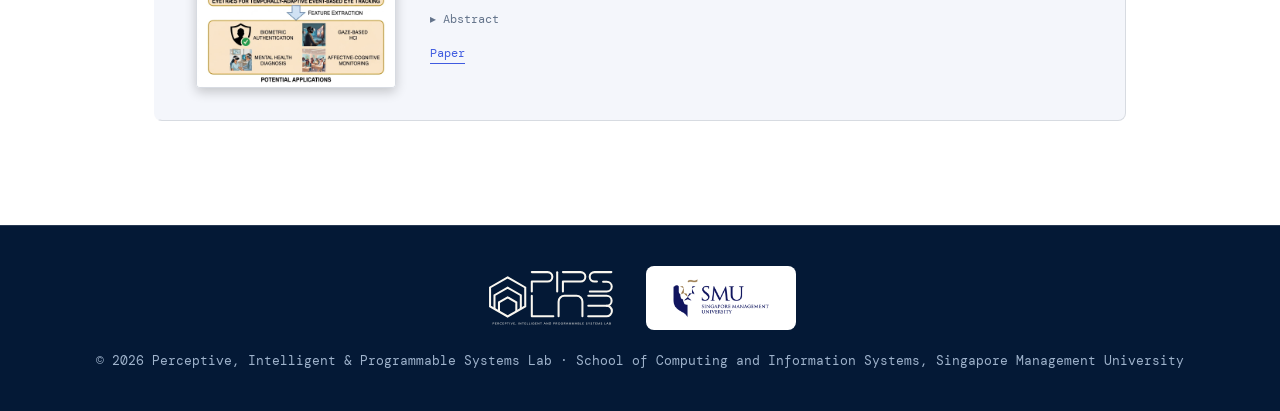
<file: publications.html>
<!DOCTYPE html>
<html lang="en">

<head>
  <meta charset="UTF-8" />
  <meta name="viewport" content="width=device-width, initial-scale=1.0" />
  <title>Publications — PIPS Lab</title>
  <link rel="icon" href="/images/logos2/favicon/favicon.ico" sizes="48x48">
  <link rel="icon" type="image/svg+xml" href="/images/logos2/favicon/favicon.svg">
  <link rel="icon" type="image/png" sizes="32x32" href="/images/logos2/favicon/favicon-32x32.png">
  <link rel="icon" type="image/png" sizes="16x16" href="/images/logos2/favicon/favicon-16x16.png">
  <link rel="apple-touch-icon" sizes="180x180" href="/images/logos2/favicon/apple-touch-icon.png">
  <link rel="manifest" href="/images/logos2/favicon/site.webmanifest">
  <meta name="theme-color" content="#041936">
  <link rel="preconnect" href="https://fonts.googleapis.com" />
  <link rel="preconnect" href="https://fonts.gstatic.com" crossorigin />
  <link rel="stylesheet" href="https://cdnjs.cloudflare.com/ajax/libs/font-awesome/6.5.1/css/all.min.css" />
  <link
    href="https://fonts.googleapis.com/css2?family=Playfair+Display:ital,wght@0,500;0,700;1,500&family=DM+Sans:wght@300;400;500&family=DM+Mono:wght@400&display=swap"
    rel="stylesheet" />
  <link rel="stylesheet" href="/styles.css" />
</head>

<body>

  <nav id="main-nav">
    <a class="nav-brand" href="/index.html">
      <img src="/images/logos2/logo/pips-lab-logo-light.svg" alt="PIPS Lab" id="nav-logo" />
    </a>
    <a class="nav-link" href="/index.html">Home</a>
    <a class="nav-link" href="/research.html">Research</a>
    <a class="nav-link active" href="/publications.html">Publications</a>
    <a class="nav-link" href="/people.html">People</a>
    <a class="nav-link" href="/grants.html">Grants</a>
    <a class="nav-link" href="/news.html">News</a>
  </nav>

  <main>

  <section id="publications">
    <p class="section-label">Research</p>
    <h2>Recent Publications</h2>
    <div class="pub-filters" id="pub-filters"></div>
    <div class="pub-list" id="pub-list"></div>
    <div class="grants-more" id="pub-more"></div>
  </section>

  </main>

  <footer id="footer"></footer>

  <script src="/script.js" defer></script>
</body>

</html>
</file>
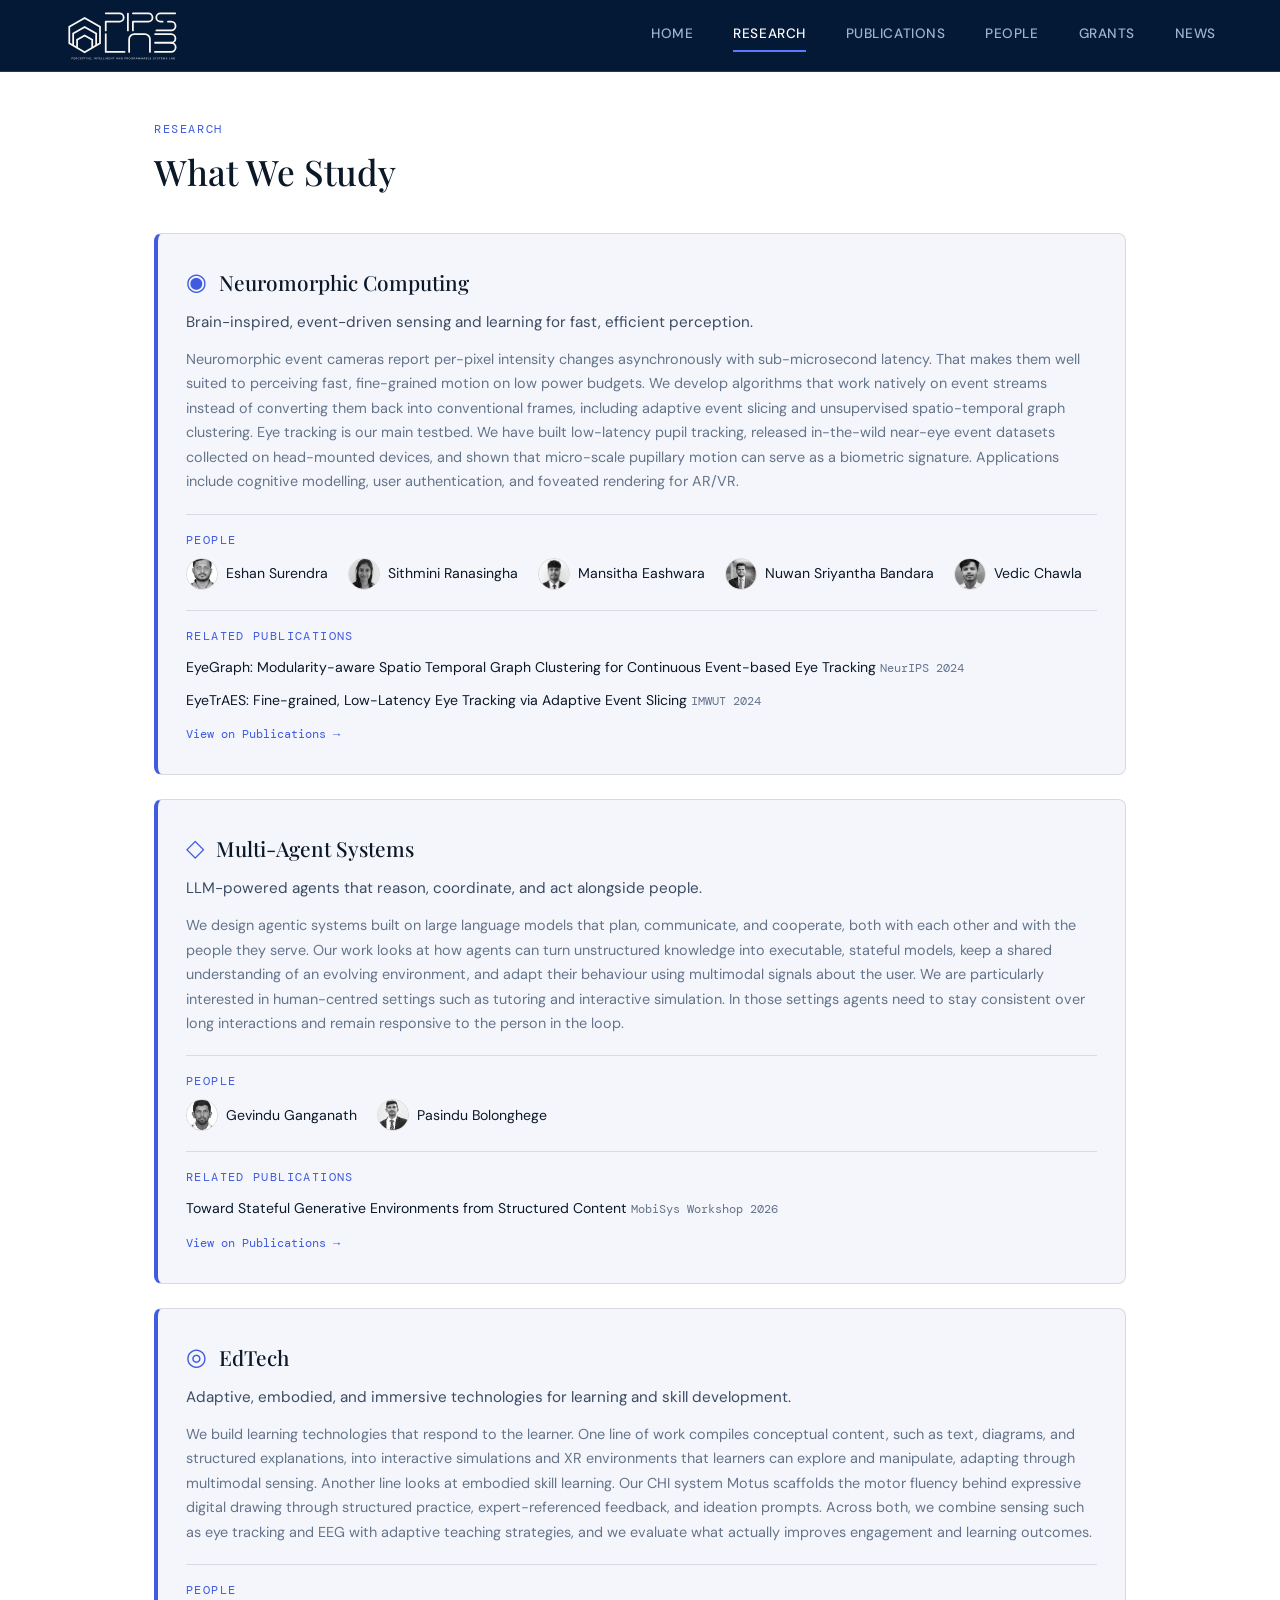
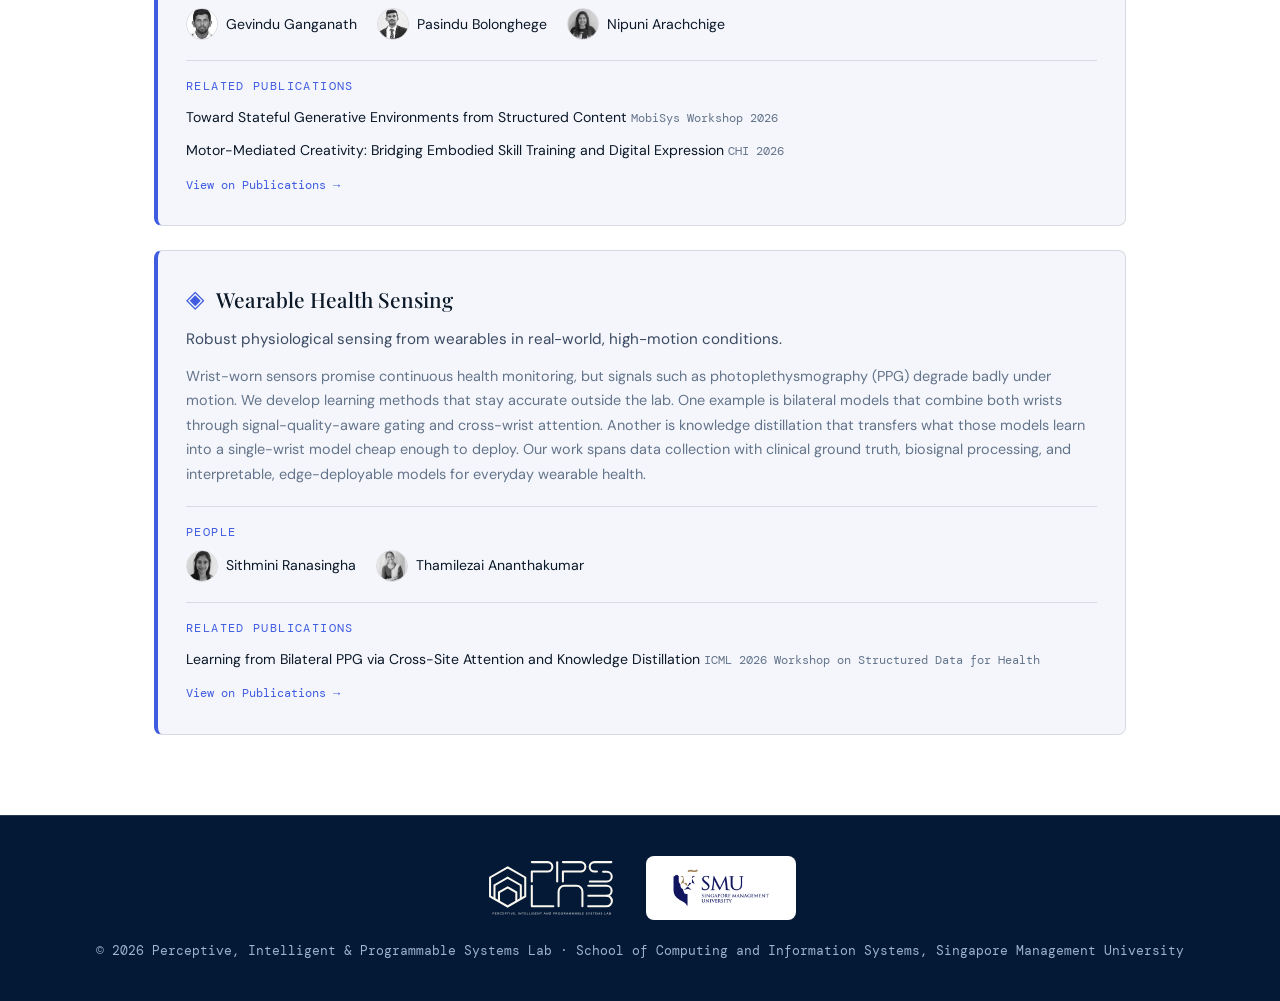
<file: research.html>
<!DOCTYPE html>
<html lang="en">

<head>
  <meta charset="UTF-8" />
  <meta name="viewport" content="width=device-width, initial-scale=1.0" />
  <title>Research — PIPS Lab</title>
  <link rel="icon" href="/images/logos2/favicon/favicon.ico" sizes="48x48">
  <link rel="icon" type="image/svg+xml" href="/images/logos2/favicon/favicon.svg">
  <link rel="icon" type="image/png" sizes="32x32" href="/images/logos2/favicon/favicon-32x32.png">
  <link rel="icon" type="image/png" sizes="16x16" href="/images/logos2/favicon/favicon-16x16.png">
  <link rel="apple-touch-icon" sizes="180x180" href="/images/logos2/favicon/apple-touch-icon.png">
  <link rel="manifest" href="/images/logos2/favicon/site.webmanifest">
  <meta name="theme-color" content="#041936">
  <link rel="preconnect" href="https://fonts.googleapis.com" />
  <link rel="preconnect" href="https://fonts.gstatic.com" crossorigin />
  <link rel="stylesheet" href="https://cdnjs.cloudflare.com/ajax/libs/font-awesome/6.5.1/css/all.min.css" />
  <link
    href="https://fonts.googleapis.com/css2?family=Playfair+Display:ital,wght@0,500;0,700;1,500&family=DM+Sans:wght@300;400;500&family=DM+Mono:wght@400&display=swap"
    rel="stylesheet" />
  <link rel="stylesheet" href="/styles.css" />
</head>

<body>

  <nav id="main-nav">
    <a class="nav-brand" href="/index.html">
      <img src="/images/logos2/logo/pips-lab-logo-light.svg" alt="PIPS Lab" id="nav-logo" />
    </a>
    <a class="nav-link" href="/index.html">Home</a>
    <a class="nav-link active" href="/research.html">Research</a>
    <a class="nav-link" href="/publications.html">Publications</a>
    <a class="nav-link" href="/people.html">People</a>
    <a class="nav-link" href="/grants.html">Grants</a>
    <a class="nav-link" href="/news.html">News</a>
  </nav>

  <main>

  <section id="research-page">
    <p class="section-label">Research</p>
    <h2>What We Study</h2>
    <div class="research-list" id="research-list"></div>
  </section>

  </main>

  <footer id="footer"></footer>

  <script src="/script.js" defer></script>
</body>

</html>
</file>
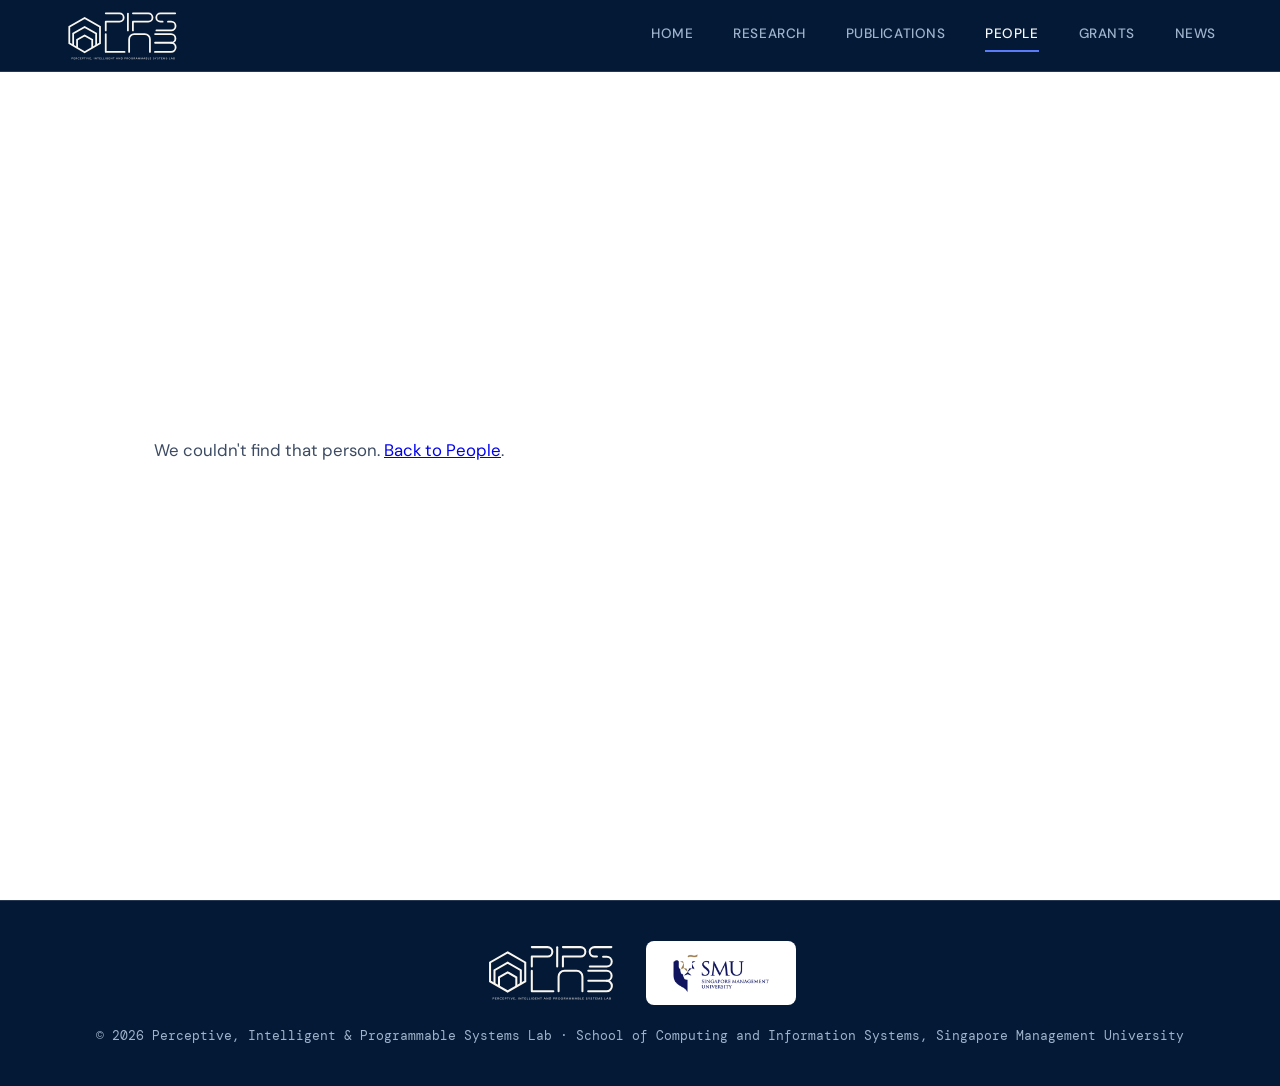
<file: people/profile.html>
<!DOCTYPE html>
<html lang="en">

<head>
  <meta charset="UTF-8" />
  <meta name="viewport" content="width=device-width, initial-scale=1.0" />
  <title>Profile — PIPS Lab</title>
  <link rel="icon" href="/images/logos2/favicon/favicon.ico" sizes="48x48">
  <link rel="icon" type="image/svg+xml" href="/images/logos2/favicon/favicon.svg">
  <link rel="icon" type="image/png" sizes="32x32" href="/images/logos2/favicon/favicon-32x32.png">
  <link rel="icon" type="image/png" sizes="16x16" href="/images/logos2/favicon/favicon-16x16.png">
  <link rel="apple-touch-icon" sizes="180x180" href="/images/logos2/favicon/apple-touch-icon.png">
  <link rel="manifest" href="/images/logos2/favicon/site.webmanifest">
  <meta name="theme-color" content="#041936">
  <link rel="preconnect" href="https://fonts.googleapis.com" />
  <link rel="preconnect" href="https://fonts.gstatic.com" crossorigin />
  <link rel="stylesheet" href="https://cdnjs.cloudflare.com/ajax/libs/font-awesome/6.5.1/css/all.min.css" />
  <link
    href="https://fonts.googleapis.com/css2?family=Playfair+Display:ital,wght@0,500;0,700;1,500&family=DM+Sans:wght@300;400;500&family=DM+Mono:wght@400&display=swap"
    rel="stylesheet" />
  <link rel="stylesheet" href="/styles.css" />
</head>

<body>

  <nav id="main-nav">
    <a class="nav-brand" href="/index.html">
      <img src="/images/logos2/logo/pips-lab-logo-light.svg" alt="PIPS Lab" id="nav-logo" />
    </a>
    <a class="nav-link" href="/index.html">Home</a>
    <a class="nav-link" href="/research.html">Research</a>
    <a class="nav-link" href="/publications.html">Publications</a>
    <a class="nav-link active" href="/people.html">People</a>
    <a class="nav-link" href="/grants.html">Grants</a>
    <a class="nav-link" href="/news.html">News</a>
  </nav>

  <main>

  <section id="profile">
    <div id="profile-container"></div>
  </section>

  <section id="profile-pubs">
    <p class="section-label">Research</p>
    <h2>Publications</h2>
    <div class="pub-list" id="profile-pub-list"></div>
  </section>

  </main>

  <footer id="footer"></footer>

  <script src="/script.js" defer></script>
</body>

</html>
</file>
<file: styles.css>
*,
*::before,
*::after {
  box-sizing: border-box;
  margin: 0;
  padding: 0;
}

:root {
  /* ── PIPS Lab Light Theme ── */
  --ink: #0b1828;
  /* Brand navy for primary text */
  --ink2: #3c4b63;
  /* Muted slate-navy for secondary text */
  --ink3: #64748b;
  /* Slate gray for tertiary text/dates */
  --paper: #ffffff;
  /* White main background */
  --paper2: #f4f6fb;
  /* Very light blue-gray for cards and sections */
  --paper3: #e7ecf6;
  /* Light blue-gray still for tags and highlights */
  --accent: #3f5be0;
  /* Blue from the logo gradient, darkened for contrast on white */
  --accent2: #7c3aed;
  /* Violet from the logo gradient, for hover states */
  --gold: #0e8a9c;
  /* Cyan from the logo gradient, darkened for contrast on white */
  --gradient: linear-gradient(90deg, #22d3ee, #3f5be0, #7c3aed);
  /* Full logo gradient, for accent bars */
  --line: rgba(11, 24, 40, 0.12);
  /* Subtle dark borders */

  /* ── Header/footer chrome — always the brand navy, regardless of the light body theme ── */
  --chrome-bg: #041936;
  --chrome-ink: #f7f9fc;
  --chrome-ink3: #9fb3cc;
  --chrome-accent: #5b7cfa;
  --chrome-line: rgba(255, 255, 255, 0.14);

  /* ── Structure & Typography ── */
  --radius: 8px;
  /* Slightly rounder corners often look better in dark mode */
  --ff-serif: 'Playfair Display', Georgia, serif;
  --ff-sans: 'DM Sans', system-ui, sans-serif;
  --ff-mono: 'DM Mono', monospace;
  --nav-h: 72px;
  --max: 1100px;
  --ease: cubic-bezier(.4, 0, .2, 1);
}

html {
  scroll-behavior: smooth;
}

body {
  font-family: var(--ff-sans);
  background: var(--paper);
  color: var(--ink);
  font-size: 16px;
  line-height: 1.65;
  min-height: 100vh;
  display: flex;
  flex-direction: column;
  /* Safety net for .hero-bg's 100vw full-bleed trick below: 100vw can be a
     few px wider than the visible viewport when a scrollbar is present,
     which would otherwise force a horizontal scrollbar into existence. */
  overflow-x: hidden;
}

main {
  flex: 1 0 auto;
}

/* ── Nav ──────────────────────────────────────────────── */
nav {
  position: fixed;
  top: 0;
  left: 0;
  right: 0;
  z-index: 100;
  height: var(--nav-h);
  background: var(--chrome-bg);
  /* Solid brand navy, behind the light logo */
  border-bottom: 1px solid var(--chrome-line);
  display: flex;
  align-items: center;
  padding: 0 clamp(1.5rem, 5vw, 4rem);
  gap: 2.5rem;
}

.nav-brand {
  display: flex;
  align-items: center;
  margin-right: auto;
  text-decoration: none;
}

nav a.nav-link {
  font-size: .85rem;
  font-weight: 500;
  letter-spacing: .04em;
  text-transform: uppercase;
  text-decoration: none;
  color: var(--chrome-ink3);
  padding: .25rem 0;
  border-bottom: 2px solid transparent;
  transition: color .2s var(--ease), border-color .2s var(--ease);
}

nav a.nav-link:hover,
nav a.nav-link.active {
  color: var(--chrome-ink);
  border-color: var(--chrome-accent);
}

/* Light logo, sized by height so it keeps its aspect ratio */
#nav-logo {
  height: 56px;
  width: auto;
  display: block;
}

/* ── Mobile nav ───────────────────────────────────────────
   script.js adds the .nav-toggle button and the .has-toggle class, so
   without JS the links simply stay inline as on desktop. Below 900px the
   links fold into a dropdown that opens under the bar (nav.open). */
.nav-toggle {
  display: none;
  align-items: center;
  justify-content: center;
  width: 44px;
  height: 44px;
  background: none;
  border: 0;
  color: var(--chrome-ink);
  cursor: pointer;
}

@media (max-width: 900px) {
  nav.has-toggle {
    flex-wrap: wrap;
    height: auto;
    min-height: var(--nav-h);
    gap: 0 1rem;
  }

  nav.has-toggle .nav-brand {
    height: var(--nav-h);
  }

  nav.has-toggle .nav-toggle {
    display: flex;
  }

  nav.has-toggle a.nav-link {
    display: none;
  }

  nav.has-toggle.open a.nav-link {
    display: block;
    flex-basis: 100%;
    padding: .85rem .75rem;
    border-bottom: 0;
    border-left: 2px solid transparent;
    border-top: 1px solid var(--chrome-line);
  }

  nav.has-toggle.open a.nav-link.active {
    border-left-color: var(--chrome-accent);
  }

  nav.has-toggle.open a.nav-link:last-child {
    margin-bottom: .75rem;
  }
}

/* ── Sections ─────────────────────────────────────────── */
section {
  padding: calc(var(--nav-h) + 3rem) clamp(1.5rem, 5vw, 4rem) 5rem;
  max-width: var(--max);
  margin: 0 auto;
}

section+section {
  padding-top: 1rem;
}

.section-label {
  font-family: var(--ff-mono);
  font-size: .72rem;
  letter-spacing: .14em;
  text-transform: uppercase;
  color: var(--accent);
  margin-bottom: .75rem;
}

h1,
h2 {
  font-family: var(--ff-serif);
  line-height: 1.2;
}

h1 {
  font-size: clamp(2.2rem, 5vw, 3.5rem);
  font-weight: 700;
}

h2 {
  font-size: clamp(1.6rem, 3vw, 2.2rem);
  font-weight: 500;
  margin-bottom: 2.5rem;
}

/* ── Hero ──────────────────────────────────────────────── */
#home {
  position: relative;
  min-height: 100vh;
  display: flex;
  flex-direction: column;
  justify-content: center;
  padding-top: var(--nav-h);
  padding-bottom: 5rem;
  border-bottom: 1px solid var(--line);
}

/* Full-bleed cover image behind the hero. #home itself is capped at max-width:1100px and centered
   (the generic `section` rule above), which is fine for the text but much
   narrower than the browser window — so this deliberately escapes that box
   via the left:50%/width:100vw/translateX(-50%) trick to actually span the
   full viewport width, with `body`'s overflow-x:hidden above as a guard
   against the 100vw-vs-scrollbar rounding issue that trick can cause.
   top:0/bottom:0 ties its height exactly to #home's own height, so nothing
   here can ever clip or bleed into neighboring sections. */
.hero-bg {
  position: absolute;
  top: 0;
  bottom: 0;
  left: 50%;
  width: 100vw;
  transform: translateX(-50%);
  z-index: 0;
  pointer-events: none;
  /* Cover photo, left clear so the SMU logo stands out, with a white veil on
     the right where the hero text sits (the path is relative to this stylesheet). */
  background:
    linear-gradient(90deg, rgba(255, 255, 255, 0) 0%, rgba(255, 255, 255, .1) 36%, rgba(255, 255, 255, .85) 48%, rgba(255, 255, 255, .94) 100%),
    url('images/cover.png') left center / cover no-repeat;
}

/* On wide screens the hero text moves to the right half, off the logo */
@media (min-width: 901px) {
  /* Extra top padding nudges the vertically-centered text down */
  #home {
    align-items: flex-end;
    padding-top: calc(var(--nav-h) + 4rem);
    padding-bottom: 3rem;
  }
  /* The negative margin nudges the text past #home's centered 1100px box,
     but only by as much spare viewport as there is beside that box */
  #home > *:not(.hero-bg) {
    width: 100%;
    max-width: 540px;
    margin-right: clamp(-6rem, calc((var(--max) - 100vw) / 2), 0px);
  }
}

/* On narrow screens the text spans the full width, so veil the whole photo */
@media (max-width: 900px) {
  .hero-bg {
    background:
      linear-gradient(rgba(255, 255, 255, .85), rgba(255, 255, 255, .85)),
      url('images/cover.png') left center / cover no-repeat;
  }
}

/* Everything in the hero sits above the background layer */
#home > *:not(.hero-bg) {
  position: relative;
  z-index: 1;
}

/* Staggered entrance: reuses the site's existing .fade-in/.visible reveal
   (see script.js's observeFadeIns) rather than a separate keyframe, so the
   reveal is guaranteed to start only once the hero's real content has
   actually been filled in, not before. */
#hero-fullname.fade-in { transition-delay: .05s; }
.hero-tagline.fade-in { transition-delay: .15s; }
.hero-desc.fade-in { transition-delay: .25s; }
.hero-meta.fade-in { transition-delay: .35s; }

@media (prefers-reduced-motion: reduce) {
  .fade-in {
    transition: none;
    opacity: 1;
    transform: none;
  }
}

.hero-tagline {
  font-family: var(--ff-serif);
  font-size: clamp(1.1rem, 2.5vw, 1.5rem);
  font-style: italic;
  color: var(--ink2);
  margin: 1.25rem 0 2rem;
  max-width: 520px;
}

.hero-desc {
  font-size: 1.05rem;
  color: var(--ink2);
  max-width: 600px;
  line-height: 1.8;
  margin-bottom: 2.5rem;
}

.hero-meta {
  display: flex;
  flex-wrap: wrap;
  gap: 1.5rem;
  font-size: .82rem;
  color: var(--ink3);
  font-family: var(--ff-mono);
  letter-spacing: .03em;
}

.hero-meta span {
  display: flex;
  align-items: center;
  gap: .4rem;
}

.btn {
  display: inline-block;
  padding: .65rem 1.5rem;
  border-radius: var(--radius);
  font-size: .85rem;
  font-weight: 500;
  letter-spacing: .03em;
  cursor: pointer;
  text-decoration: none;
  transition: all .2s var(--ease);
}

.btn-outline {
  background: transparent;
  color: var(--ink);
  border: 1.5px solid var(--ink3);
}

.btn-outline:hover {
  border-color: var(--accent);
  color: var(--accent);
}

/* Research themes grid */
.themes-grid {
  display: grid;
  grid-template-columns: repeat(auto-fill, minmax(220px, 1fr));
  gap: 1.25rem;
}

.theme-card {
  padding: 1.5rem;
  background: var(--paper2);
  border: 1px solid var(--line);
  border-radius: var(--radius);
  transition: transform .2s var(--ease), box-shadow .2s var(--ease);
}

.theme-card:hover {
  transform: translateY(-3px);
  box-shadow: 0 8px 24px rgba(0, 0, 0, .08);
}

/* Explore portal grid on the home page — same card look, no top divider */
.portal-grid {
  display: grid;
  grid-template-columns: repeat(auto-fill, minmax(220px, 1fr));
  gap: 1.25rem;
}

a.theme-card {
  text-decoration: none;
  color: inherit;
  display: block;
}

a.theme-card:hover {
  border-color: var(--accent);
}

.theme-icon {
  font-size: 1.5rem;
  color: var(--accent);
  margin-bottom: .75rem;
}

.theme-title {
  font-weight: 500;
  font-size: .95rem;
  margin-bottom: .4rem;
}

.theme-text {
  font-size: .85rem;
  color: var(--ink3);
  line-height: 1.6;
}

/* ── Research page ─────────────────────────────────────── */

.research-list {
  display: flex;
  flex-direction: column;
  gap: 1.5rem;
}

.research-theme {
  padding: 1.75rem;
  background: var(--paper2);
  border: 1px solid var(--line);
  border-left: 4px solid var(--accent);
  border-radius: var(--radius);
  /* Keep the anchor target clear of the fixed nav when jumping from the home page */
  scroll-margin-top: calc(var(--nav-h) + 1rem);
}

.research-head {
  display: flex;
  align-items: center;
  gap: .75rem;
  margin-bottom: .5rem;
}

.research-head .theme-icon {
  margin-bottom: 0;
}

.research-title {
  font-family: var(--ff-serif);
  font-size: 1.3rem;
  font-weight: 500;
}

.research-summary {
  font-size: .95rem;
  color: var(--ink2);
  margin-bottom: .75rem;
}

.research-desc {
  font-size: .9rem;
  color: var(--ink3);
  line-height: 1.7;
}

.research-people {
  margin-top: 1.25rem;
  padding-top: 1rem;
  border-top: 1px solid var(--line);
}

.research-people-list {
  display: flex;
  flex-wrap: wrap;
  gap: .6rem 1.25rem;
}

.research-person {
  display: inline-flex;
  align-items: center;
  gap: .5rem;
  font-size: .88rem;
  color: var(--ink);
  text-decoration: none;
}

.research-person:hover {
  color: var(--accent);
}

.research-person img {
  width: 32px;
  height: 32px;
  border-radius: 50%;
  object-fit: cover;
  border: 1px solid var(--line);
  filter: grayscale(100%);
}

.research-pubs {
  margin-top: 1.25rem;
  padding-top: 1rem;
  border-top: 1px solid var(--line);
}

.research-pubs-label {
  font-family: var(--ff-mono);
  font-size: .72rem;
  letter-spacing: .12em;
  text-transform: uppercase;
  color: var(--accent);
  margin-bottom: .5rem;
}

.research-pubs ul {
  list-style: none;
  display: flex;
  flex-direction: column;
  gap: .4rem;
}

.research-pubs a {
  font-size: .88rem;
  color: var(--ink);
  text-decoration: none;
}

.research-pubs a:hover {
  color: var(--accent);
}

.research-pubs .research-pubs-all {
  display: inline-block;
  margin-top: .75rem;
  font-family: var(--ff-mono);
  font-size: .75rem;
  color: var(--accent);
  text-decoration: none;
}

.research-pubs .research-pubs-all:hover {
  text-decoration: underline;
}

.research-pub-venue {
  font-size: .78rem;
  color: var(--ink3);
  font-family: var(--ff-mono);
}

/* ── People ────────────────────────────────────────────── */

.people-group {
  margin-bottom: 3rem;
}

.people-group-label {
  font-family: var(--ff-mono);
  font-size: .72rem;
  letter-spacing: .12em;
  text-transform: uppercase;
  color: var(--ink3);
  border-bottom: 1px solid var(--line);
  padding-bottom: .5rem;
  margin-bottom: 1.5rem;
}

.people-grid {
  display: grid;
  grid-template-columns: repeat(auto-fill, minmax(200px, 1fr));
  gap: 1.25rem;
}

.person-card {
  display: block;
  color: inherit;
  text-decoration: none;
  background: var(--paper2);
  border: 1px solid var(--line);
  border-radius: var(--radius);
  overflow: hidden;
  cursor: pointer;
  transition: transform .2s var(--ease), box-shadow .2s var(--ease);
}

.person-card:hover {
  transform: translateY(-3px);
  box-shadow: 0 12px 30px rgba(0, 0, 0, .1);
}

.person-photo {
  width: 100%;
  aspect-ratio: 1;
  object-fit: cover;
  display: block;
  filter: grayscale(100%);
  transition: filter .3s;
}

.person-card:hover .person-photo {
  filter: grayscale(0%);
}

.person-info {
  padding: 1rem;
}

.person-name {
  font-weight: 500;
  font-size: .95rem;
}

.person-role {
  margin-top: .2rem;
  font-size: .8rem;
  color: var(--ink3);
}

/* ── Publications ──────────────────────────────────────── */

.pub-filters {
  display: flex;
  flex-direction: column;
  gap: .75rem;
  margin-bottom: 2rem;
}

.filter-btn {
  font-size: .78rem;
  font-family: var(--ff-mono);
  letter-spacing: .05em;
  padding: .3rem .85rem;
  border-radius: 999px;
  border: 1.5px solid var(--line);
  background: transparent;
  color: var(--ink3);
  cursor: pointer;
  transition: all .15s;
}

.pub-filter-row {
  display: flex;
  flex-wrap: wrap;
  align-items: center;
  gap: .5rem;
}

.pub-filter-label {
  font-family: var(--ff-mono);
  font-size: .68rem;
  letter-spacing: .12em;
  text-transform: uppercase;
  color: var(--ink3);
  margin-right: .25rem;
}

.filter-btn.active,
.filter-btn:hover {
  border-color: var(--accent);
  color: var(--accent);
  background: rgba(63, 91, 224, .08);
}

/* Compound selector so it outranks the `.pub-card { display: flex }` below */
.pub-card.pub-hidden {
  display: none;
}

.pub-list {
  display: flex;
  flex-direction: column;
  gap: 1.25rem;
}

/* ── Publications ──────────────────────────────────────── */
.pub-card {
  display: flex;
  gap: 1.5rem;
  padding: 1.5rem 1.75rem;
  background: var(--paper2);
  border: 1px solid var(--line);
  border-radius: var(--radius);
  border-left: 4px solid transparent;
  transition: border-color .2s, box-shadow .2s;
}

.pub-card:hover {
  border-left-color: var(--accent);
  box-shadow: 0 4px 16px rgba(0, 0, 0, .07);
}

.pub-card.featured {
  border-left-color: var(--gold);
}

/* New classes for the publication image */
.pub-image-wrapper {
  flex: 0 0 220px;
  /* Increased from 160px to 220px */
  display: flex;
  align-items: center;
  /* Vertical centering */
  justify-content: center;
  /* Horizontal centering */
  padding: 0.5rem;
  /* Optional: adds a little breathing room */
}

.pub-image {
  width: 100%;
  max-width: 200px;
  /* Limits the image size so it doesn't touch the edges */
  height: auto;
  border-radius: 4px;
  object-fit: contain;
  /* Changed from 'cover' to 'contain' to avoid cropping */
  border: 1px solid var(--line);
  box-shadow: 0 4px 12px rgba(0, 0, 0, 0.2);
  /* Added a shadow for extra depth */
}

.pub-info {
  flex: 1;
  min-width: 0;
  /* Prevents text from overflowing the flex container */
}

/* Make it responsive for mobile */
@media (max-width: 650px) {
  .pub-card {
    flex-direction: column;
    align-items: center;
    /* Centers the image and text blocks on mobile */
    text-align: center;
    /* Optional: centers text for a balanced mobile look */
  }

  .pub-image-wrapper {
    flex: 0 0 auto;
    width: 100%;
    max-width: 280px;
    /* Allow it to be even larger on mobile */
    margin-bottom: 1rem;
  }
}

.pub-top {
  display: flex;
  align-items: flex-start;
  justify-content: space-between;
  gap: 1rem;
  flex-wrap: wrap;
}

.pub-title {
  font-weight: 500;
  font-size: 1rem;
  line-height: 1.45;
}

.pub-badge {
  font-size: .68rem;
  font-family: var(--ff-mono);
  letter-spacing: .06em;
  text-transform: uppercase;
  background: var(--gold);
  color: #fff;
  padding: .18rem .55rem;
  border-radius: 999px;
  flex-shrink: 0;
  margin-top: .1rem;
}

.pub-authors {
  font-size: .83rem;
  color: var(--ink3);
  margin: .4rem 0;
}

.pub-authors .self {
  color: var(--accent);
  font-weight: 500;
}

.pub-venue {
  font-size: .8rem;
  font-family: var(--ff-mono);
  color: var(--ink2);
  font-weight: 400;
}

.pub-tags {
  display: flex;
  flex-wrap: wrap;
  gap: .4rem;
  margin-top: .75rem;
}

.pub-tag {
  font-size: .72rem;
  padding: .15rem .55rem;
  background: var(--paper3);
  border-radius: 999px;
  color: var(--ink3);
  font-family: var(--ff-mono);
}

/* Research-area keywords — accent-tinted and linked to the theme on /research.html */
.pub-tag-research {
  background: rgba(63, 91, 224, .1);
  color: var(--accent);
  text-decoration: none;
}

a.pub-tag-research:hover {
  background: rgba(63, 91, 224, .18);
}

.pub-abstract {
  font-size: .84rem;
  color: var(--ink3);
  margin-top: .75rem;
  line-height: 1.65;
  display: none;
}

.pub-card.expanded .pub-abstract {
  display: block;
}

.pub-links {
  display: flex;
  gap: .65rem;
  margin-top: 1rem;
  flex-wrap: wrap;
}

.pub-link {
  font-size: .76rem;
  font-family: var(--ff-mono);
  text-decoration: none;
  color: var(--accent);
  border-bottom: 1px solid var(--accent);
  transition: opacity .15s;
}

.pub-link:hover {
  opacity: .7;
}

.pub-toggle {
  background: none;
  border: none;
  cursor: pointer;
  font-size: .76rem;
  font-family: var(--ff-mono);
  color: var(--ink3);
  margin-top: 1rem;
  display: block;
  transition: color .15s;
}

.pub-toggle:hover {
  color: var(--ink);
}

/* ── News ──────────────────────────────────────────────── */
#news {}

.news-list {
  display: flex;
  flex-direction: column;
}

.news-item {
  display: grid;
  grid-template-columns: 140px 1fr;
  gap: 2rem;
  padding: 1.75rem 0;
  border-bottom: 1px solid var(--line);
}

@media(max-width:560px) {
  .news-item {
    grid-template-columns: 1fr;
    gap: .5rem;
  }
}

.news-date-col {
  padding-top: .1rem;
}

.news-date {
  font-family: var(--ff-mono);
  font-size: .75rem;
  color: var(--ink3);
}

.news-cat {
  display: inline-block;
  margin-top: .4rem;
  font-size: .68rem;
  font-family: var(--ff-mono);
  letter-spacing: .06em;
  text-transform: uppercase;
  padding: .15rem .5rem;
  border-radius: 3px;
}

.news-title {
  font-weight: 500;
  font-size: 1rem;
  margin-bottom: .4rem;
}

.news-body {
  font-size: .88rem;
  color: var(--ink2);
  line-height: 1.7;
}

.cat-Award {
  background: #fef3c7;
  color: #92400e;
}

.cat-Paper {
  background: #dbeafe;
  color: #1e40af;
}

.cat-Talk {
  background: #d1fae5;
  color: #065f46;
}

.cat-Join {
  background: #ede9fe;
  color: #5b21b6;
}

.cat-Grant {
  background: #fee2e2;
  color: #991b1b;
}

/* ── Footer ────────────────────────────────────────────── */
footer {
  flex-shrink: 0;
  display: flex;
  flex-direction: column;
  align-items: center;
  gap: 1.25rem;
  text-align: center;
  padding: 2.5rem clamp(1.5rem, 5vw, 4rem);
  font-size: .8rem;
  color: var(--chrome-ink3);
  font-family: var(--ff-mono);
  background: var(--chrome-bg);
  border-top: 1px solid var(--chrome-line);
}

footer a {
  color: var(--chrome-ink);
  text-decoration: underline;
}

.footer-logos {
  display: flex;
  align-items: center;
  justify-content: center;
  flex-wrap: wrap;
  gap: 1.75rem;
}

.footer-logo-pips {
  height: 64px;
  width: auto;
  display: block;
}

.footer-logo-smu {
  height: 64px;
  width: auto;
  display: block;
  background: #fff;
  padding: .65rem 1.25rem;
  border-radius: 8px;
}

/* ── Home logo scene (scroll-driven draw-in) ─────────────
   A navy band that scrolls with the page; as it moves into view script.js
   maps that progress onto each path's stroke-dashoffset (paths use
   pathLength="1", so 0 = drawn, 1 = hidden). Without the .is-animated
   class (no JS, reduced motion) the logo is simply shown static. */
.logo-scene {
  background: var(--chrome-bg);
  color: var(--chrome-ink);
}

.logo-scene-inner {
  min-height: 100vh;
  display: flex;
  align-items: center;
  justify-content: center;
  padding: 6rem clamp(1.5rem, 5vw, 4rem);
}

.logo-scene-svg {
  width: min(720px, 100%);
  height: auto;
  display: block;
  overflow: visible;
}

.logo-scene.is-animated .ls-stroke {
  stroke-dasharray: 1;
}

/* The scene sits between sections, so the next one needs its own gap */
.logo-scene + section {
  padding-top: 5rem;
}

/* ── Scroll fade-in animation ──────────────────────────── */
.fade-in {
  opacity: 0;
  transform: translateY(18px);
  transition: opacity .5s var(--ease), transform .5s var(--ease);
}

.fade-in.visible {
  opacity: 1;
  transform: none;
}

/* ── Person profile page (/people/<name>) — a full page, not a boxed card ── */
#profile {
  min-height: 100vh;
  display: flex;
  align-items: center;
}

/* Name/role/links/bio flow as normal text, wrapping in the space beside the
   floated photo for as long as the photo has height. Once that text runs
   taller than the photo, it automatically continues at the container's
   full width below it — this is plain CSS float behavior, not a fixed
   two-column split, so it "merges" on its own with no JS/measuring needed. */
.profile-layout::after {
  content: "";
  display: block;
  clear: both;
}

.profile-photo {
  float: left;
  width: 320px;
  aspect-ratio: 1;
  object-fit: cover;
  border-radius: 50%;
  box-shadow: 0 12px 40px rgba(0, 0, 0, 0.18);
  margin: 0 4rem 2rem 0;
  filter: grayscale(100%);
}

@media (max-width: 768px) {
  .profile-photo {
    float: none;
    display: block;
    width: 220px;
    max-width: 60vw;
    margin: 0 auto 1.5rem;
  }

  .profile-layout {
    text-align: center;
  }
}

.profile-name {
  font-family: var(--ff-serif);
  font-size: clamp(2rem, 4vw, 3rem);
  color: var(--ink);
  margin-bottom: 0.5rem;
}

.profile-role {
  font-family: var(--ff-mono);
  font-size: 0.9rem;
  color: var(--accent);
  letter-spacing: 0.05em;
  text-transform: uppercase;
  margin-bottom: 1.75rem;
}

.profile-research {
  display: flex;
  flex-wrap: wrap;
  gap: .4rem;
  margin: -0.75rem 0 1.75rem;
}

.profile-links {
  display: flex;
  flex-wrap: wrap;
  gap: 1rem;
  margin-bottom: 1.75rem;
}

.profile-links .btn {
  display: inline-flex;
  align-items: center;
  gap: 0.5rem;
  /* Space between the icon and text */
}

@media (max-width: 768px) {
  .profile-links,
  .profile-research {
    justify-content: center;
  }
}

.profile-bio {
  font-size: 1.1rem;
  color: var(--ink2);
  line-height: 1.85;
  text-align: justify;
  text-justify: inter-word;
  hyphens: auto;
}

/* ── Grants ────────────────────────────────────────────── */

.grants-list {
  display: flex;
  flex-direction: column;
  gap: 1.25rem;
}

.grant-card {
  padding: 1.5rem 1.75rem;
  background: var(--paper2);
  border: 1px solid var(--line);
  border-radius: var(--radius);
  border-left: 4px solid var(--accent);
  /* Matches the featured pub gold line */
  transition: transform 0.2s var(--ease), box-shadow 0.2s var(--ease);
}

.grant-card:hover {
  transform: translateY(-2px);
  box-shadow: 0 4px 16px rgba(0, 0, 0, 0.15);
}

.grant-top {
  display: flex;
  justify-content: space-between;
  align-items: flex-start;
  gap: 1rem;
  margin-bottom: 0.75rem;
}

/* Title takes the remaining width and wraps; the amount never shrinks, so it stays top-right */
.grant-title {
  flex: 1;
  min-width: 0;
  font-weight: 500;
  font-size: 1.1rem;
  line-height: 1.4;
  color: var(--ink);
  font-family: var(--ff-serif);
}

.grant-amount {
  font-family: var(--ff-mono);
  font-size: 0.85rem;
  color: var(--gold);
  font-weight: 500;
  padding: 0.2rem 0.6rem;
  background: rgba(14, 138, 156, 0.1);
  border-radius: 4px;
  white-space: nowrap;
  flex-shrink: 0;
}

.grant-details {
  display: flex;
  flex-wrap: wrap;
  column-gap: 1.5rem;
  row-gap: 0.25rem;
  margin-bottom: 0.5rem;
}

.grant-meta {
  font-size: 0.85rem;
  color: var(--ink2);
}

.grant-meta strong {
  color: var(--ink3);
  font-family: var(--ff-mono);
  font-weight: normal;
  text-transform: uppercase;
  font-size: 0.75rem;
  letter-spacing: 0.05em;
}

.grant-desc {
  font-size: 0.88rem;
  color: var(--ink3);
  margin-top: 0.75rem;
  line-height: 1.6;
}

.grant-card.grant-hidden {
  display: none;
}

.grants-more {
  display: flex;
  justify-content: center;
  margin-top: 1.5rem;
}

.grants-toggle {
  font-size: .78rem;
  font-family: var(--ff-mono);
  letter-spacing: .05em;
  padding: .45rem 1.1rem;
  border-radius: 999px;
  border: 1.5px solid var(--line);
  background: transparent;
  color: var(--ink3);
  cursor: pointer;
  transition: all .15s;
}

.grants-toggle:hover {
  border-color: var(--accent);
  color: var(--accent);
  background: rgba(63, 91, 224, .08);
}
</file>
